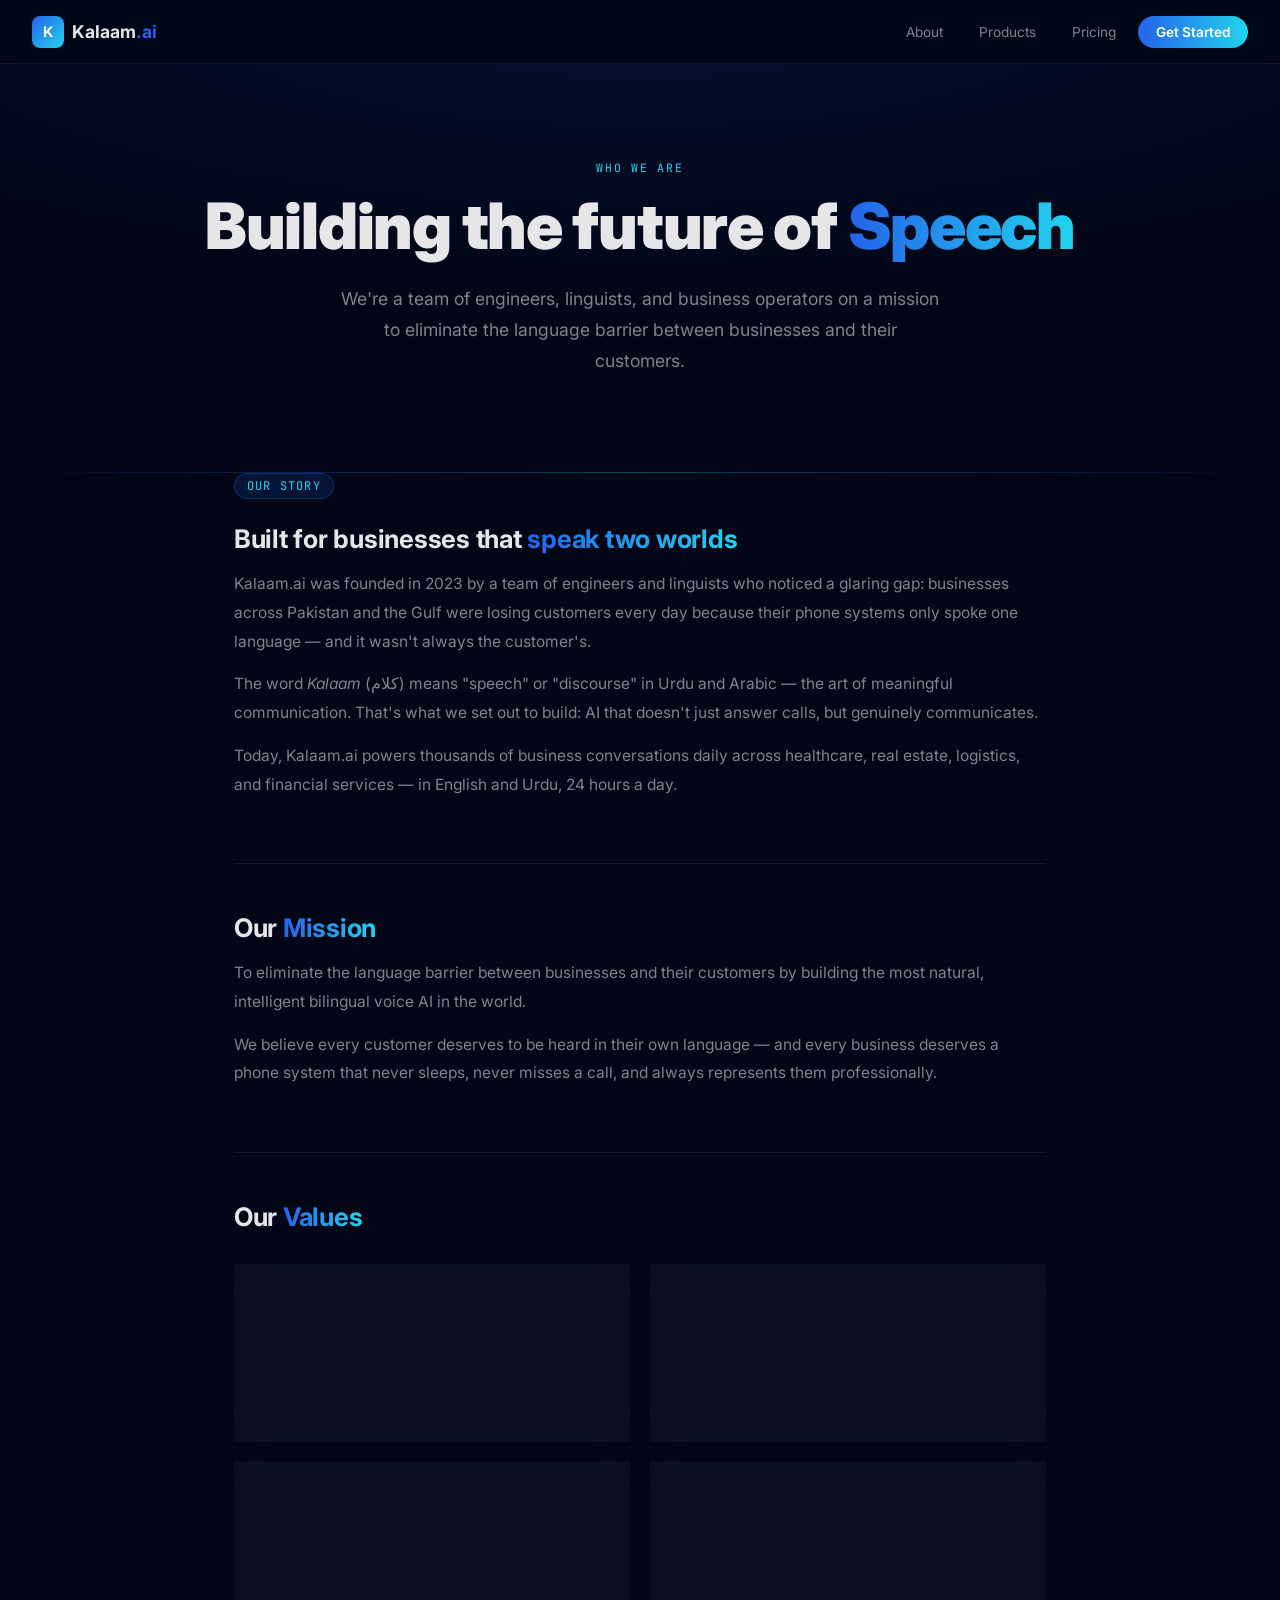
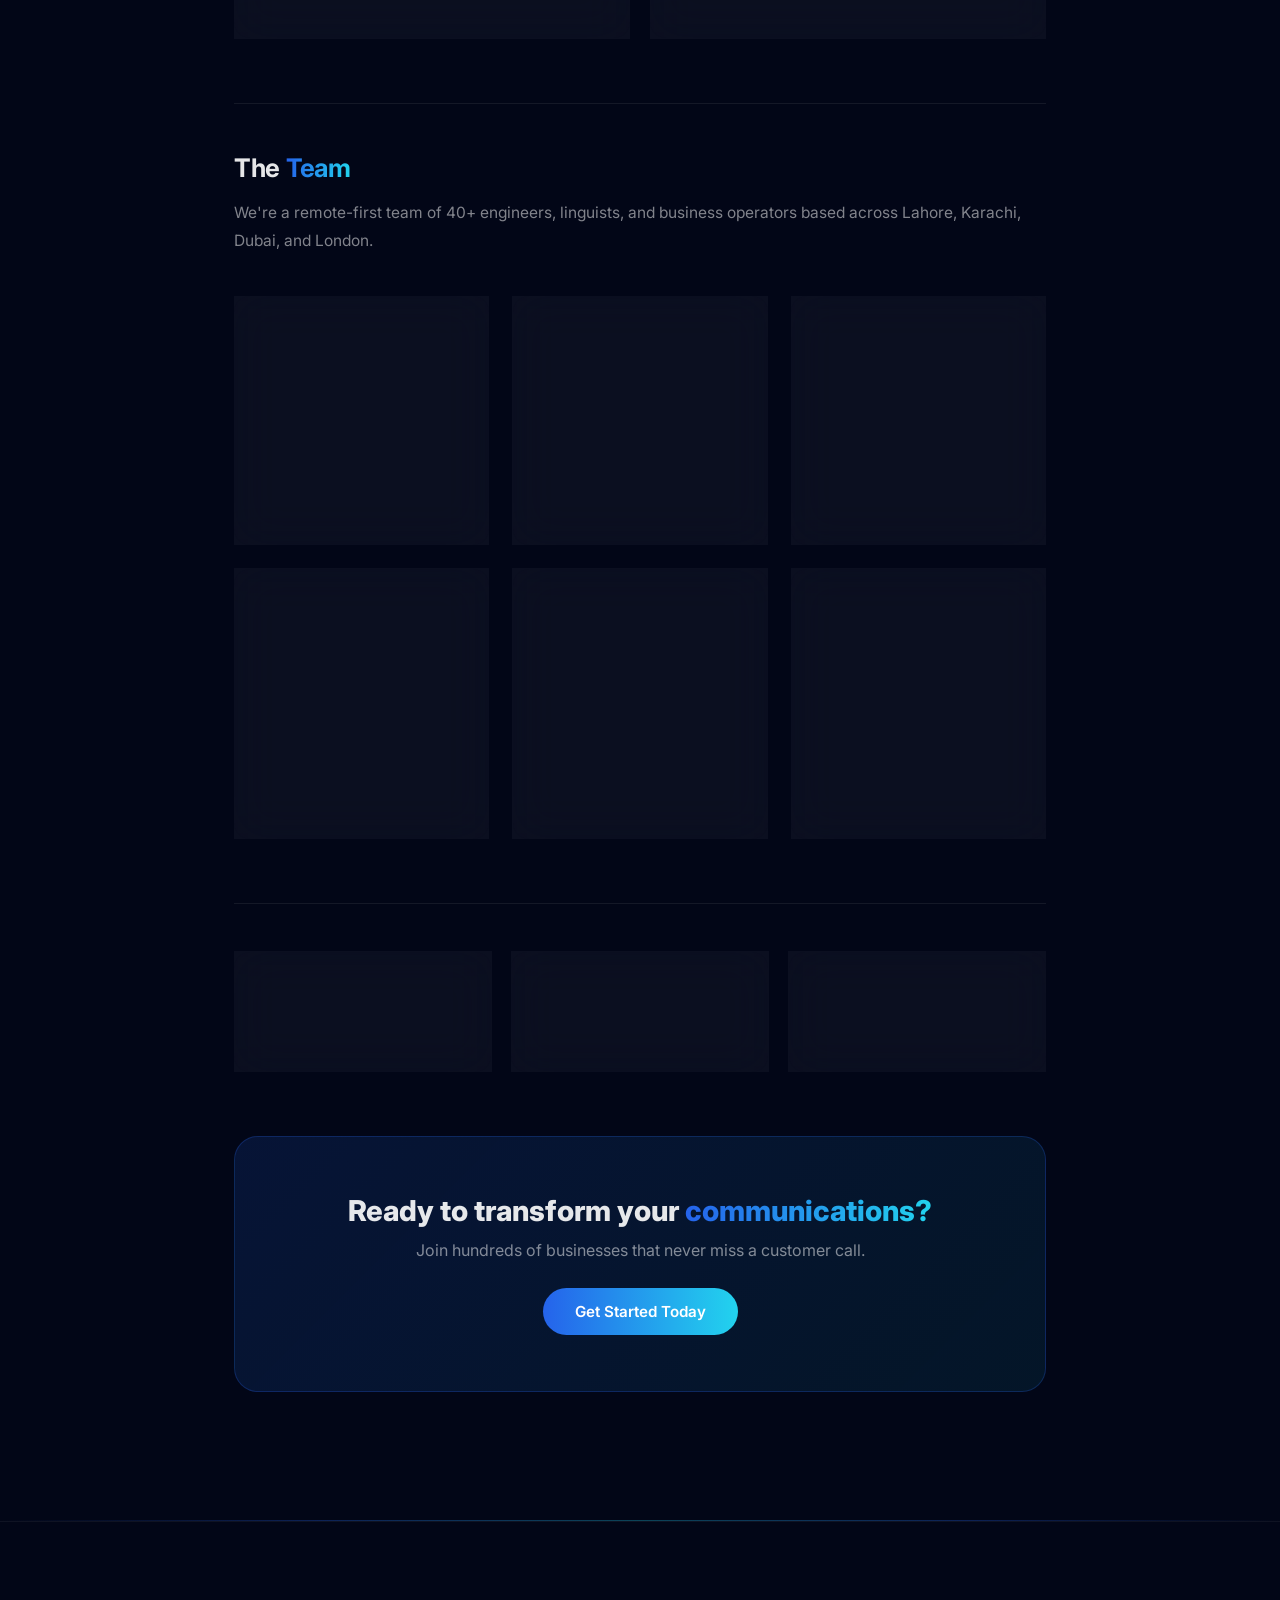
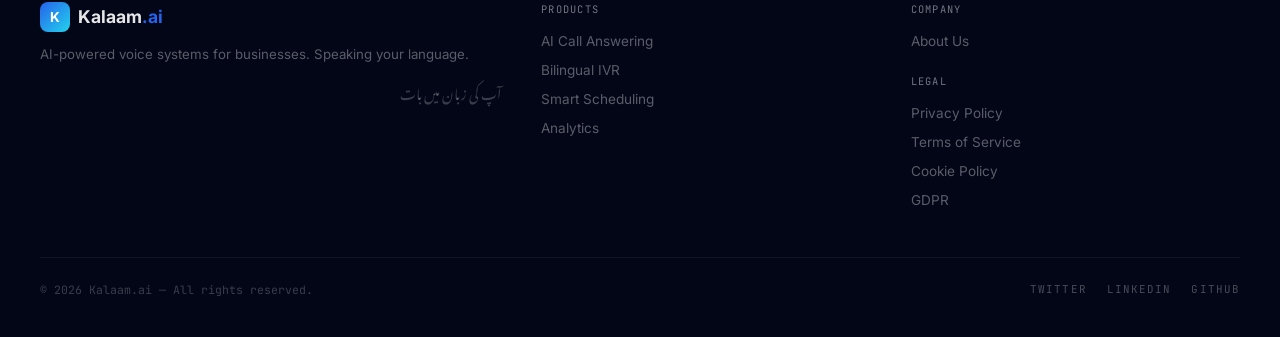
<file: about.html>
<!DOCTYPE html>
<html lang="en">
<head>
<meta charset="UTF-8"/>
<meta name="viewport" content="width=device-width,initial-scale=1.0"/>
<title>About Us — Kalaam.ai</title>
<link rel="preconnect" href="https://fonts.googleapis.com"/>
<link rel="preconnect" href="https://fonts.gstatic.com" crossorigin/>
<link href="https://fonts.googleapis.com/css2?family=Inter:wght@300;400;500;600;700;800;900&family=JetBrains+Mono:wght@400;500;600;700&family=Noto+Nastaliq+Urdu:wght@400;500;600;700&display=swap" rel="stylesheet"/>
<link rel="stylesheet" href="shared.css"/>
</head>
<body>
<nav class="topnav">
  <a class="topnav-logo" href="index.html">
    <div class="topnav-k">K</div>
    <span class="topnav-name">Kalaam<span>.ai</span></span>
  </a>
  <div class="topnav-links">
    <a class="topnav-link" href="about.html">About</a>
    <a class="topnav-link" href="ai-call-answering.html">Products</a>
    <a class="topnav-link" href="index.html#pricing">Pricing</a>
    <a class="topnav-cta" href="index.html#contact">Get Started</a>
  </div>
</nav>
<header class="page-hero">
  <div class="page-hero-bg"></div>
  <div class="page-hero-grid"></div>
  <div style="position:relative;z-index:1;">
    <div class="page-hero-label">Who We Are</div>
    <h1 class="page-hero-h1">Building the future of <span class="grad">Speech</span></h1>
    <p class="page-hero-sub">We're a team of engineers, linguists, and business operators on a mission to eliminate the language barrier between businesses and their customers.</p>
  </div>
</header>
<div class="osc"></div>
<div class="page-content">
  <div class="content-section reveal">
    <div class="content-badge">Our Story</div>
    <h2 class="content-h2">Built for businesses that <span class="grad">speak two worlds</span></h2>
    <p class="content-p">Kalaam.ai was founded in 2023 by a team of engineers and linguists who noticed a glaring gap: businesses across Pakistan and the Gulf were losing customers every day because their phone systems only spoke one language — and it wasn't always the customer's.</p>
    <p class="content-p">The word <em>Kalaam</em> (کلام) means "speech" or "discourse" in Urdu and Arabic — the art of meaningful communication. That's what we set out to build: AI that doesn't just answer calls, but genuinely communicates.</p>
    <p class="content-p">Today, Kalaam.ai powers thousands of business conversations daily across healthcare, real estate, logistics, and financial services — in English and Urdu, 24 hours a day.</p>
  </div>
  <div class="divider"></div>

  <div class="content-section reveal d1">
    <h2 class="content-h2">Our <span class="grad">Mission</span></h2>
    <p class="content-p">To eliminate the language barrier between businesses and their customers by building the most natural, intelligent bilingual voice AI in the world.</p>
    <p class="content-p">We believe every customer deserves to be heard in their own language — and every business deserves a phone system that never sleeps, never misses a call, and always represents them professionally.</p>
  </div>
  <div class="divider"></div>

  <div class="content-section reveal d1">
    <h2 class="content-h2">Our <span class="grad">Values</span></h2>
    <div class="values-grid">
      <div class="value-card glass reveal d1">
        <div class="value-num">01 — Clarity</div>
        <div class="value-title">Communication above all</div>
        <p class="value-desc">Every product decision we make is tested against one question: does this make communication clearer and more human?</p>
      </div>
      <div class="value-card glass reveal d2">
        <div class="value-num">02 — Inclusion</div>
        <div class="value-title">No language left behind</div>
        <p class="value-desc">Language should never be a barrier to business. We build for the 230 million Urdu speakers who deserve the same technology as everyone else.</p>
      </div>
      <div class="value-card glass reveal d3">
        <div class="value-num">03 — Reliability</div>
        <div class="value-title">Always on, always right</div>
        <p class="value-desc">Your customers call when they need you. We maintain 99.99% uptime and build redundancy into every layer of our infrastructure.</p>
      </div>
      <div class="value-card glass reveal d4">
        <div class="value-num">04 — Privacy</div>
        <div class="value-title">Your data, your rules</div>
        <p class="value-desc">We operate with bank-grade encryption and give businesses full control over how their call data is stored, accessed, and retained.</p>
      </div>
    </div>
  </div>
  <div class="divider"></div>

  <div class="content-section reveal">
    <h2 class="content-h2">The <span class="grad">Team</span></h2>
    <p class="content-p">We're a remote-first team of 40+ engineers, linguists, and business operators based across Lahore, Karachi, Dubai, and London.</p>
    <div class="team-grid">
      <div class="team-card glass reveal d1">
        <div class="team-avatar">AK</div>
        <div class="team-name">Amir Khan</div>
        <div class="team-role">CEO & Co-founder</div>
        <p class="team-bio">Former VP Engineering at Careem. 15 years in voice and telephony systems.</p>
      </div>
      <div class="team-card glass reveal d2">
        <div class="team-avatar">SR</div>
        <div class="team-name">Sara Raza</div>
        <div class="team-role">CTO & Co-founder</div>
        <p class="team-bio">PhD in Computational Linguistics, Stanford. Led NLP teams at Google Brain.</p>
      </div>
      <div class="team-card glass reveal d3">
        <div class="team-avatar">OM</div>
        <div class="team-name">Omar Mirza</div>
        <div class="team-role">Head of Product</div>
        <p class="team-bio">Previously built enterprise voice products at Twilio and Nuance Communications.</p>
      </div>
      <div class="team-card glass reveal d1">
        <div class="team-avatar">FA</div>
        <div class="team-name">Fatima Aziz</div>
        <div class="team-role">Head of Linguistics</div>
        <p class="team-bio">Urdu & Arabic language specialist with 10 years in computational linguistics research.</p>
      </div>
      <div class="team-card glass reveal d2">
        <div class="team-avatar">ZH</div>
        <div class="team-name">Zain Hussain</div>
        <div class="team-role">VP Engineering</div>
        <p class="team-bio">Distributed systems architect. Previously scaled infrastructure at Bykea and Daraz.</p>
      </div>
      <div class="team-card glass reveal d3">
        <div class="team-avatar">NA</div>
        <div class="team-name">Nadia Ashraf</div>
        <div class="team-role">VP Sales & Partnerships</div>
        <p class="team-bio">10+ years closing enterprise deals across the MENA region and South Asia.</p>
      </div>
    </div>
  </div>
  <div class="divider"></div>

  <div class="stats-row reveal">
    <div class="stat-card glass"><div class="stat-num">2M+</div><div class="stat-label">Calls Handled</div></div>
    <div class="stat-card glass"><div class="stat-num">99.99%</div><div class="stat-label">Uptime SLA</div></div>
    <div class="stat-card glass"><div class="stat-num">500+</div><div class="stat-label">Business Clients</div></div>
  </div>

  <div class="cta-banner reveal">
    <h2>Ready to transform your <span class="grad">communications?</span></h2>
    <p>Join hundreds of businesses that never miss a customer call.</p>
    <a class="btn-grad" href="index.html#contact">Get Started Today</a>
  </div>
</div>
<div class="osc"></div>
<footer class="site-footer">
  <div class="site-footer-inner">
    <div class="site-footer-grid">
      <div>
        <div class="footer-brand-logo">
          <div class="footer-k">K</div>
          <span class="footer-brand-name">Kalaam<span>.ai</span></span>
        </div>
        <p class="footer-brand-desc">AI-powered voice systems for businesses. Speaking your language.</p>
        <p class="urdu" lang="ur" style="color:rgba(255,255,255,.22);font-size:.85rem;">آپ کی زبان میں بات</p>
      </div>
      <div>
        <div class="footer-col-title">Products</div>
        <ul class="footer-links">
          <li><a href="ai-call-answering.html">AI Call Answering</a></li>
          <li><a href="bilingual-ivr.html">Bilingual IVR</a></li>
          <li><a href="smart-scheduling.html">Smart Scheduling</a></li>
          <li><a href="analytics.html">Analytics</a></li>
        </ul>
      </div>
      <div>
        <div class="footer-col-title">Company</div>
        <ul class="footer-links">
          <li><a href="about.html">About Us</a></li>
        </ul>
        <div class="footer-col-title" style="margin-top:24px;">Legal</div>
        <ul class="footer-links">
          <li><a href="privacy-policy.html">Privacy Policy</a></li>
          <li><a href="terms-of-service.html">Terms of Service</a></li>
          <li><a href="cookie-policy.html">Cookie Policy</a></li>
          <li><a href="gdpr.html">GDPR</a></li>
        </ul>
      </div>
    </div>
    <div class="footer-bottom">
      <span class="footer-copy">© 2026 Kalaam.ai — All rights reserved.</span>
      <div class="footer-socials">
        <a href="#">Twitter</a><a href="#">LinkedIn</a><a href="#">GitHub</a>
      </div>
    </div>
  </div>
</footer>
<script>
document.body.classList.add('js-ready');
const reveals=document.querySelectorAll('.reveal');
function showAll(){reveals.forEach(el=>el.classList.add('visible'));}
if('IntersectionObserver' in window){const obs=new IntersectionObserver(e=>e.forEach(x=>{if(x.isIntersecting)x.target.classList.add('visible')}),{threshold:0.05,rootMargin:'0px 0px -20px 0px'});reveals.forEach(el=>obs.observe(el));setTimeout(showAll,1500);}else{showAll();}
</script>
</body>
</html>
</file>
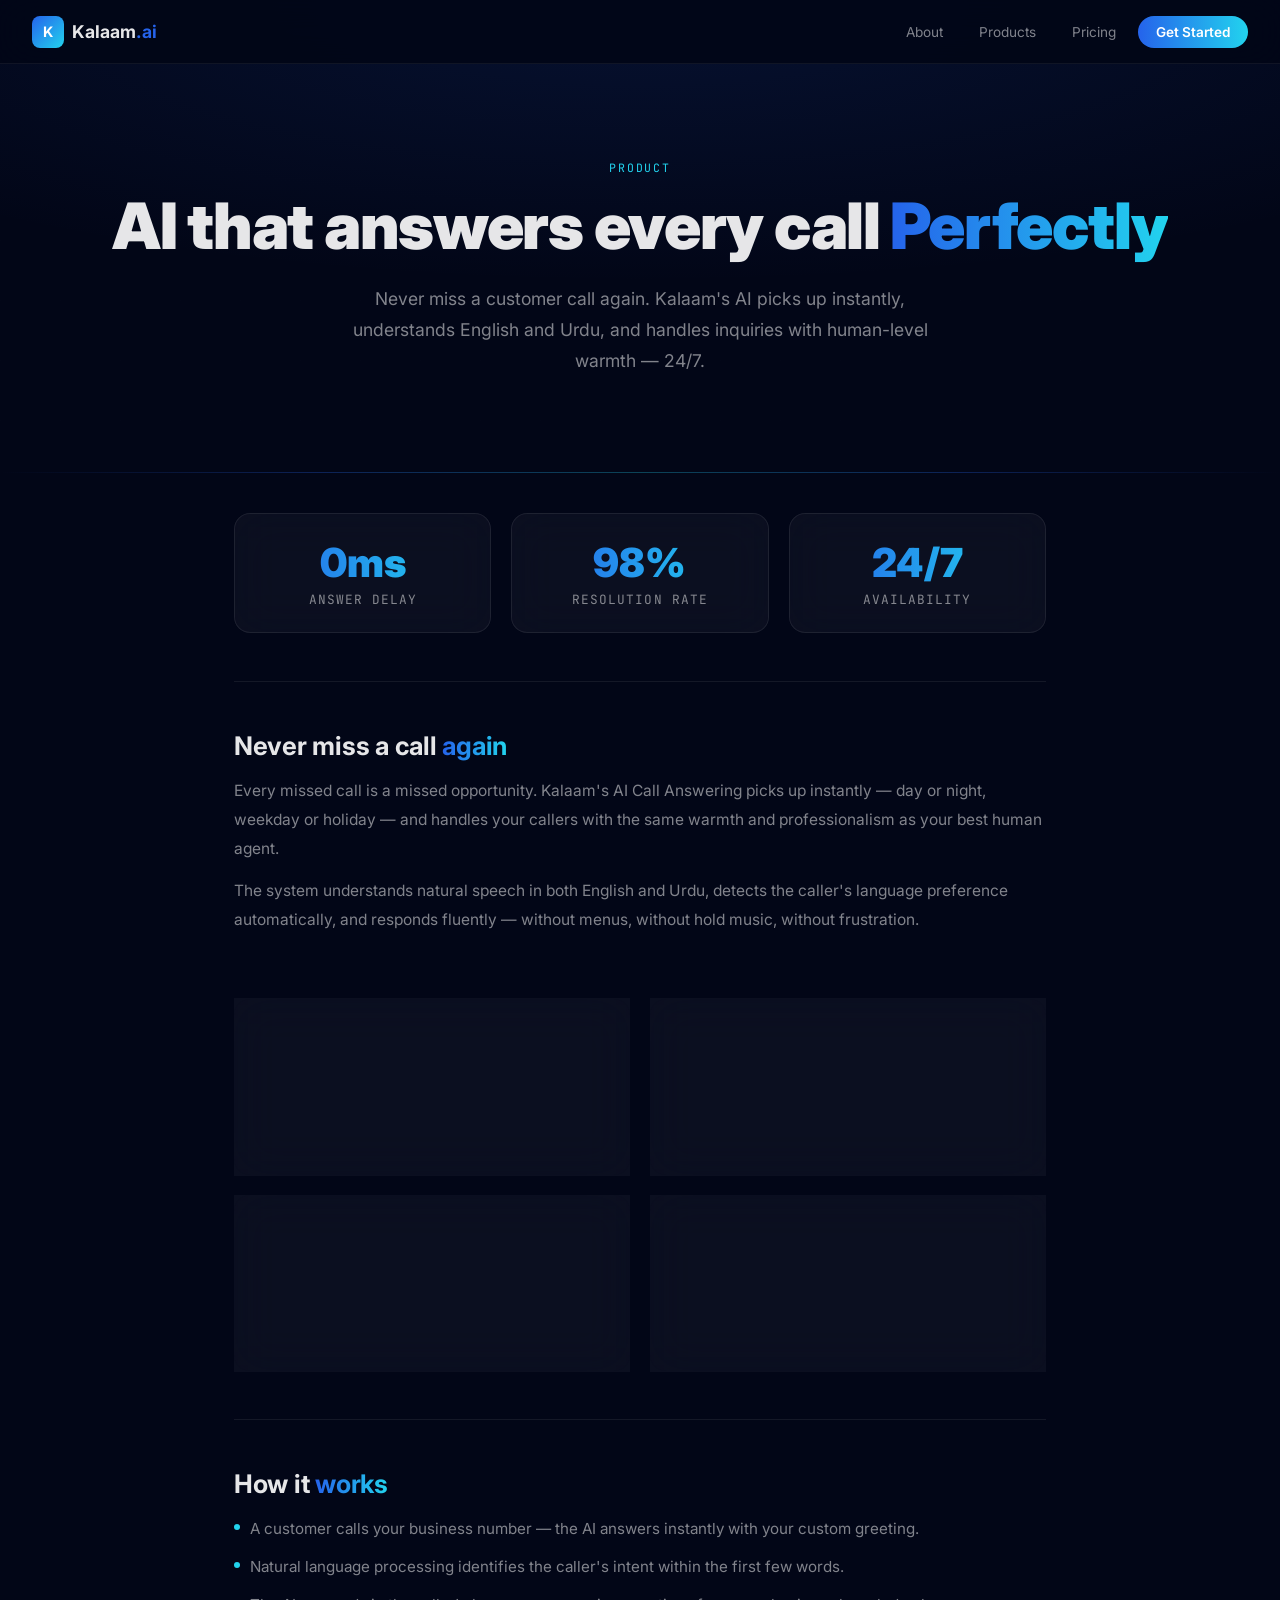
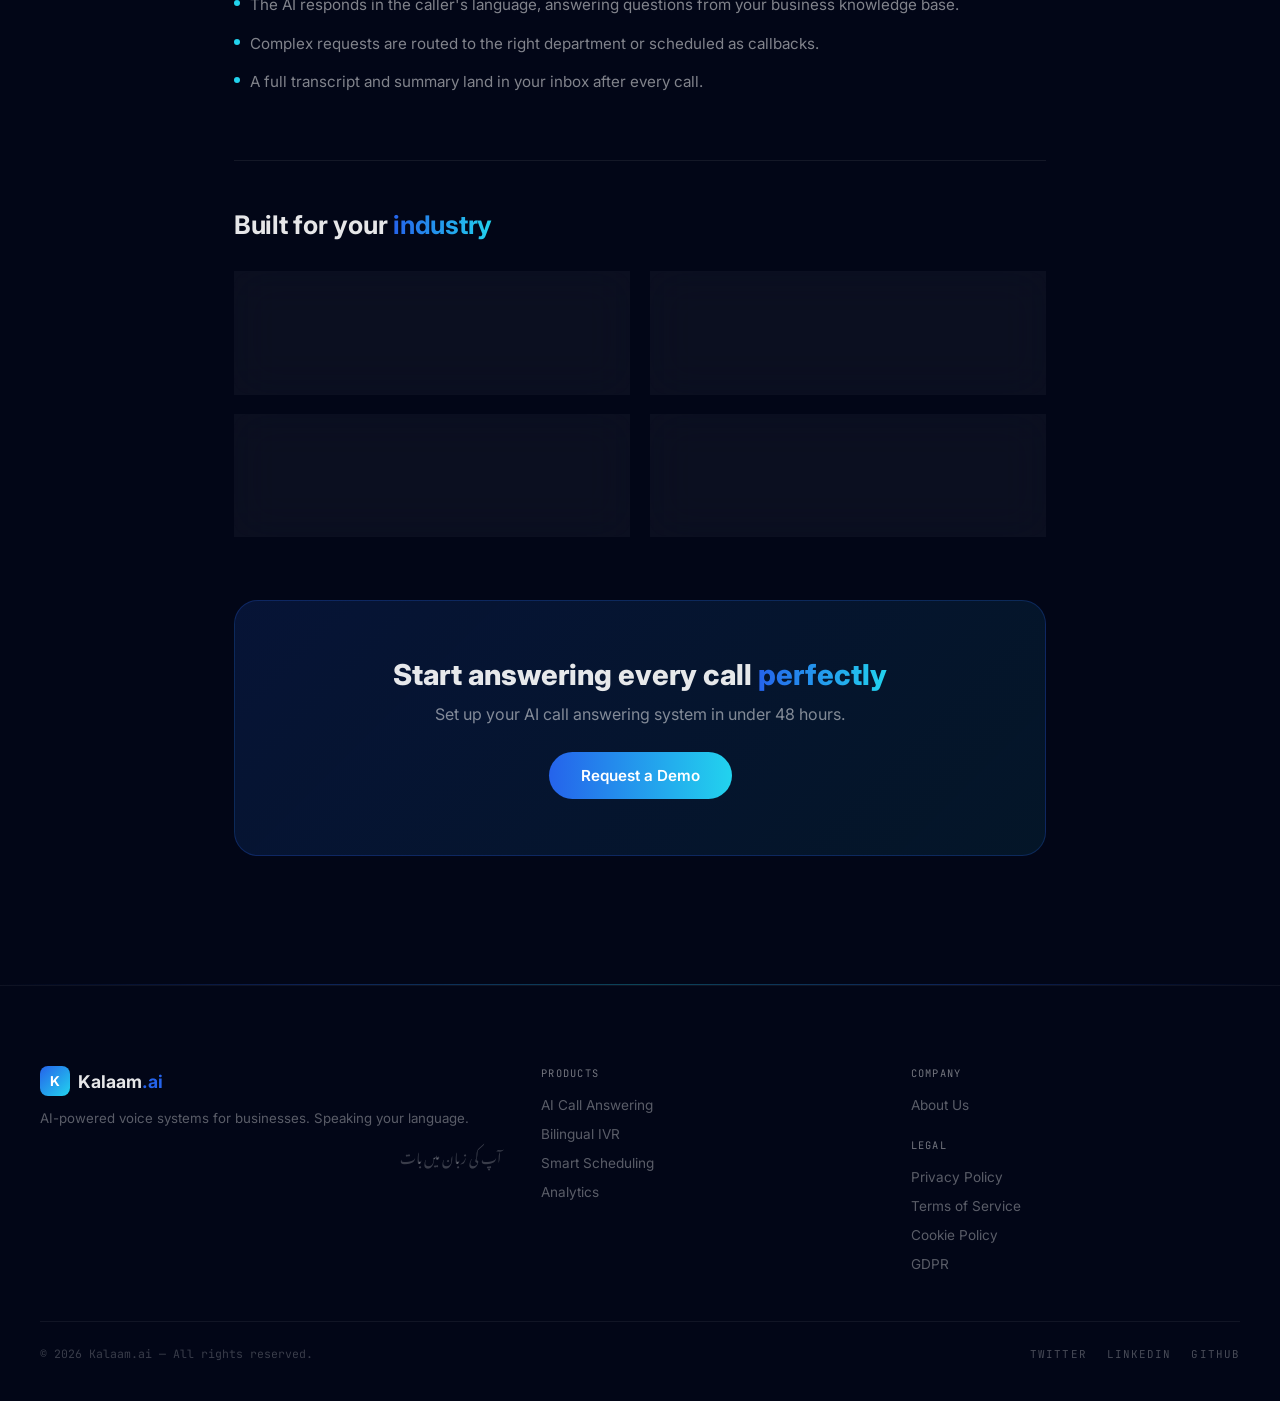
<file: ai-call-answering.html>
<!DOCTYPE html>
<html lang="en">
<head>
<meta charset="UTF-8"/>
<meta name="viewport" content="width=device-width,initial-scale=1.0"/>
<title>AI Call Answering — Kalaam.ai</title>
<link rel="preconnect" href="https://fonts.googleapis.com"/>
<link rel="preconnect" href="https://fonts.gstatic.com" crossorigin/>
<link href="https://fonts.googleapis.com/css2?family=Inter:wght@300;400;500;600;700;800;900&family=JetBrains+Mono:wght@400;500;600;700&family=Noto+Nastaliq+Urdu:wght@400;500;600;700&display=swap" rel="stylesheet"/>
<link rel="stylesheet" href="shared.css"/>
</head>
<body>
<nav class="topnav">
  <a class="topnav-logo" href="index.html">
    <div class="topnav-k">K</div>
    <span class="topnav-name">Kalaam<span>.ai</span></span>
  </a>
  <div class="topnav-links">
    <a class="topnav-link" href="about.html">About</a>
    <a class="topnav-link" href="ai-call-answering.html">Products</a>
    <a class="topnav-link" href="index.html#pricing">Pricing</a>
    <a class="topnav-cta" href="index.html#contact">Get Started</a>
  </div>
</nav>
<header class="page-hero">
  <div class="page-hero-bg"></div>
  <div class="page-hero-grid"></div>
  <div style="position:relative;z-index:1;">
    <div class="page-hero-label">Product</div>
    <h1 class="page-hero-h1">AI that answers every call <span class="grad">Perfectly</span></h1>
    <p class="page-hero-sub">Never miss a customer call again. Kalaam's AI picks up instantly, understands English and Urdu, and handles inquiries with human-level warmth — 24/7.</p>
  </div>
</header>
<div class="osc"></div>
<div class="page-content">
  <div class="stats-row reveal">
    <div class="stat-card glass"><div class="stat-num">0ms</div><div class="stat-label">Answer Delay</div></div>
    <div class="stat-card glass"><div class="stat-num">98%</div><div class="stat-label">Resolution Rate</div></div>
    <div class="stat-card glass"><div class="stat-num">24/7</div><div class="stat-label">Availability</div></div>
  </div>

  <div class="divider"></div>
  <div class="content-section reveal">
    <h2 class="content-h2">Never miss a call <span class="grad">again</span></h2>
    <p class="content-p">Every missed call is a missed opportunity. Kalaam's AI Call Answering picks up instantly — day or night, weekday or holiday — and handles your callers with the same warmth and professionalism as your best human agent.</p>
    <p class="content-p">The system understands natural speech in both English and Urdu, detects the caller's language preference automatically, and responds fluently — without menus, without hold music, without frustration.</p>
  </div>

  <div class="feature-grid reveal">
    <div class="feature-card glass reveal d1">
      <div class="feature-card-icon"><svg fill="none" stroke="currentColor" stroke-width="2" viewBox="0 0 24 24"><polygon points="13 2 3 14 12 14 11 22 21 10 12 10 13 2"/></svg></div>
      <h4>Instant Pickup</h4>
      <p>Answers on the first ring, every time. No hold queues, no voicemail.</p>
    </div>
    <div class="feature-card glass reveal d2">
      <div class="feature-card-icon"><svg fill="none" stroke="currentColor" stroke-width="2" viewBox="0 0 24 24"><circle cx="12" cy="12" r="10"/><line x1="2" y1="12" x2="22" y2="12"/><path d="M12 2a15.3 15.3 0 014 10 15.3 15.3 0 01-4 10 15.3 15.3 0 01-4-10 15.3 15.3 0 014-10z"/></svg></div>
      <h4>Auto Language Detection</h4>
      <p>Detects English or Urdu in the first sentence and switches seamlessly.</p>
    </div>
    <div class="feature-card glass reveal d3">
      <div class="feature-card-icon"><svg fill="none" stroke="currentColor" stroke-width="2" viewBox="0 0 24 24"><path d="M17 21v-2a4 4 0 00-4-4H5a4 4 0 00-4 4v2"/><circle cx="9" cy="7" r="4"/><path d="M23 21v-2a4 4 0 00-3-3.87"/><path d="M16 3.13a4 4 0 010 7.75"/></svg></div>
      <h4>Human Escalation</h4>
      <p>Routes to a live agent instantly when the situation requires it.</p>
    </div>
    <div class="feature-card glass reveal d4">
      <div class="feature-card-icon"><svg fill="none" stroke="currentColor" stroke-width="2" viewBox="0 0 24 24"><path d="M14 2H6a2 2 0 00-2 2v16a2 2 0 002 2h12a2 2 0 002-2V8z"/><polyline points="14 2 14 8 20 8"/></svg></div>
      <h4>Call Transcripts</h4>
      <p>Every conversation is logged, transcribed, and searchable in your dashboard.</p>
    </div>
  </div>

  <div class="divider"></div>
  <div class="content-section reveal">
    <h2 class="content-h2">How it <span class="grad">works</span></h2>
    <ul class="content-ul">
      <li>A customer calls your business number — the AI answers instantly with your custom greeting.</li>
      <li>Natural language processing identifies the caller's intent within the first few words.</li>
      <li>The AI responds in the caller's language, answering questions from your business knowledge base.</li>
      <li>Complex requests are routed to the right department or scheduled as callbacks.</li>
      <li>A full transcript and summary land in your inbox after every call.</li>
    </ul>
  </div>

  <div class="divider"></div>
  <div class="content-section reveal">
    <h2 class="content-h2">Built for your <span class="grad">industry</span></h2>
    <div class="feature-grid">
      <div class="feature-card glass reveal d1"><h4>Healthcare</h4><p>Handle patient inquiries, appointment requests, and medication questions around the clock.</p></div>
      <div class="feature-card glass reveal d2"><h4>Real Estate</h4><p>Qualify leads, book viewings, and answer property questions instantly — even on weekends.</p></div>
      <div class="feature-card glass reveal d3"><h4>Logistics</h4><p>Give drivers and clients instant status updates and routing information in their language.</p></div>
      <div class="feature-card glass reveal d4"><h4>Finance</h4><p>Answer account inquiries, route sensitive requests to compliance-trained agents safely.</p></div>
    </div>
  </div>

  <div class="cta-banner reveal">
    <h2>Start answering every call <span class="grad">perfectly</span></h2>
    <p>Set up your AI call answering system in under 48 hours.</p>
    <a class="btn-grad" href="index.html#contact">Request a Demo</a>
  </div>
</div>
<div class="osc"></div>
<footer class="site-footer">
  <div class="site-footer-inner">
    <div class="site-footer-grid">
      <div>
        <div class="footer-brand-logo">
          <div class="footer-k">K</div>
          <span class="footer-brand-name">Kalaam<span>.ai</span></span>
        </div>
        <p class="footer-brand-desc">AI-powered voice systems for businesses. Speaking your language.</p>
        <p class="urdu" lang="ur" style="color:rgba(255,255,255,.22);font-size:.85rem;">آپ کی زبان میں بات</p>
      </div>
      <div>
        <div class="footer-col-title">Products</div>
        <ul class="footer-links">
          <li><a href="ai-call-answering.html">AI Call Answering</a></li>
          <li><a href="bilingual-ivr.html">Bilingual IVR</a></li>
          <li><a href="smart-scheduling.html">Smart Scheduling</a></li>
          <li><a href="analytics.html">Analytics</a></li>
        </ul>
      </div>
      <div>
        <div class="footer-col-title">Company</div>
        <ul class="footer-links">
          <li><a href="about.html">About Us</a></li>
        </ul>
        <div class="footer-col-title" style="margin-top:24px;">Legal</div>
        <ul class="footer-links">
          <li><a href="privacy-policy.html">Privacy Policy</a></li>
          <li><a href="terms-of-service.html">Terms of Service</a></li>
          <li><a href="cookie-policy.html">Cookie Policy</a></li>
          <li><a href="gdpr.html">GDPR</a></li>
        </ul>
      </div>
    </div>
    <div class="footer-bottom">
      <span class="footer-copy">© 2026 Kalaam.ai — All rights reserved.</span>
      <div class="footer-socials">
        <a href="#">Twitter</a><a href="#">LinkedIn</a><a href="#">GitHub</a>
      </div>
    </div>
  </div>
</footer>
<script>
document.body.classList.add('js-ready');
const reveals=document.querySelectorAll('.reveal');
function showAll(){reveals.forEach(el=>el.classList.add('visible'));}
if('IntersectionObserver' in window){const obs=new IntersectionObserver(e=>e.forEach(x=>{if(x.isIntersecting)x.target.classList.add('visible')}),{threshold:0.05,rootMargin:'0px 0px -20px 0px'});reveals.forEach(el=>obs.observe(el));setTimeout(showAll,1500);}else{showAll();}
</script>
</body>
</html>
</file>
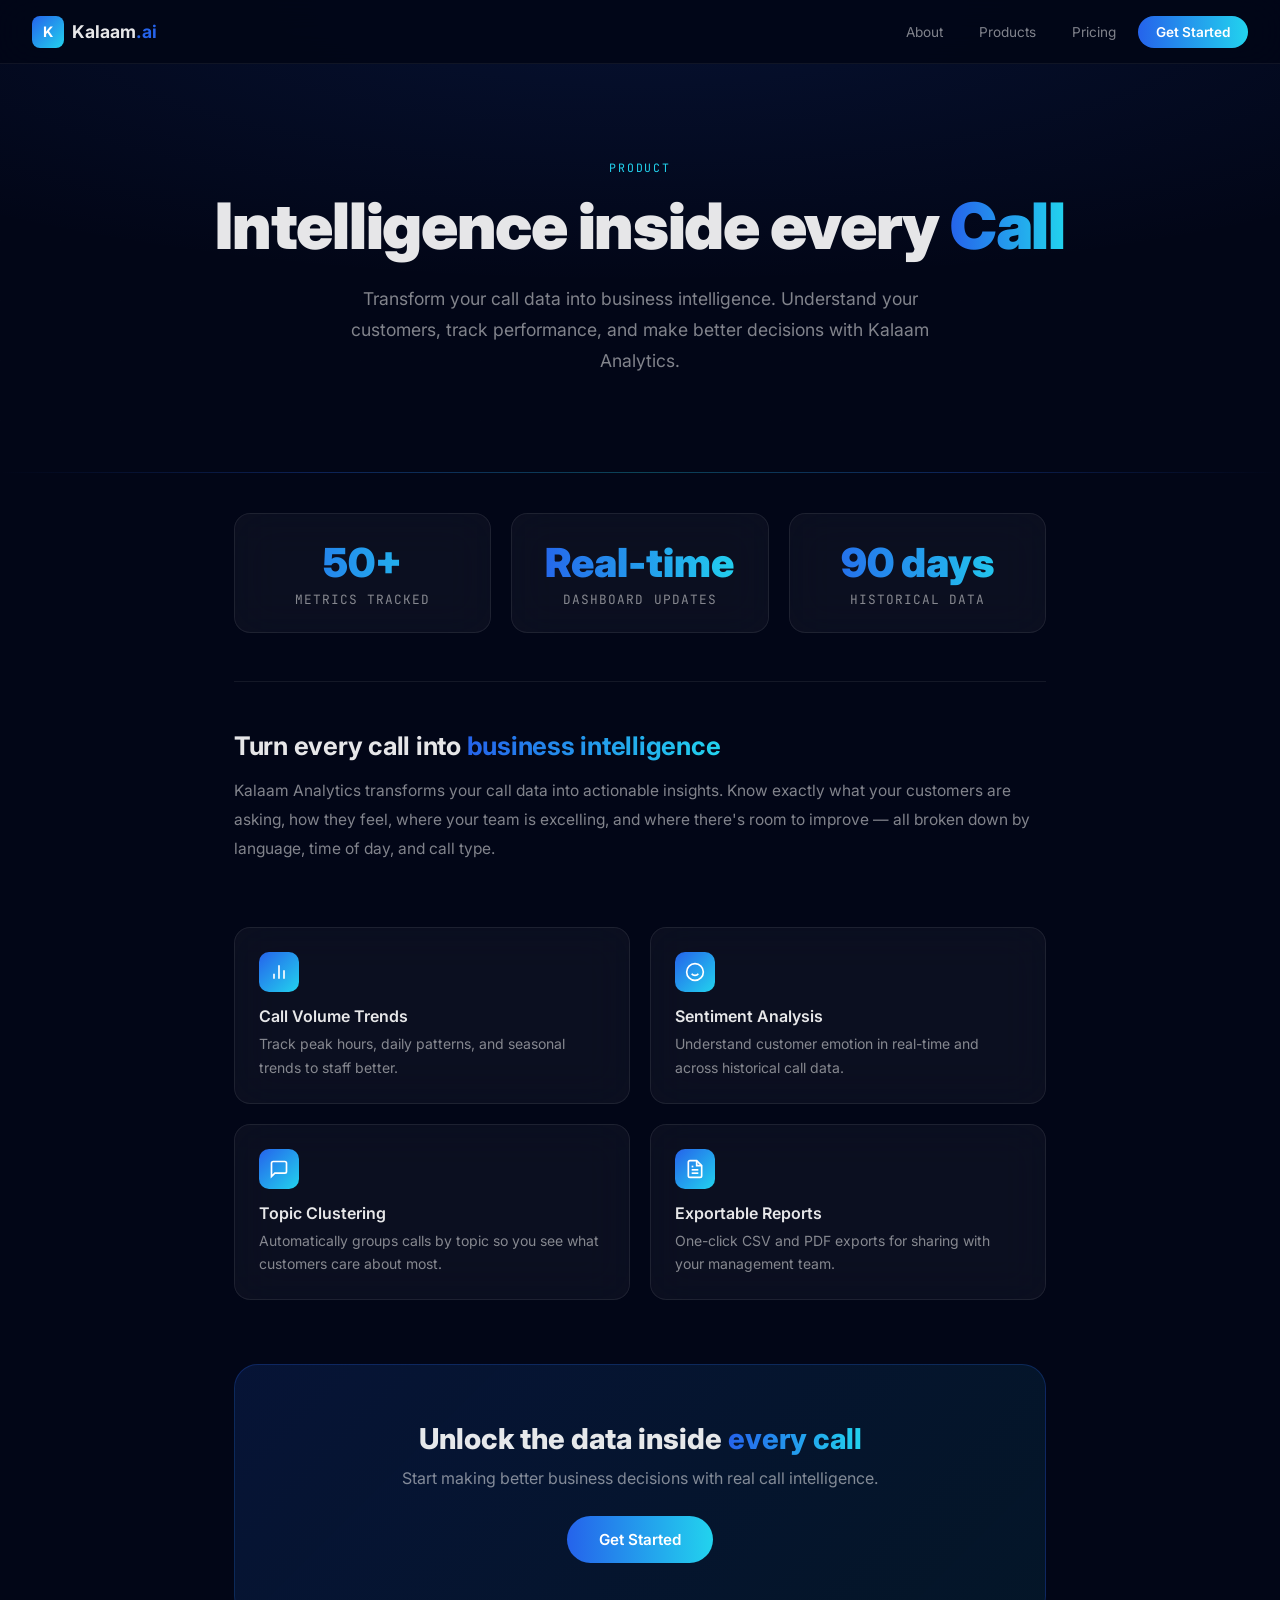
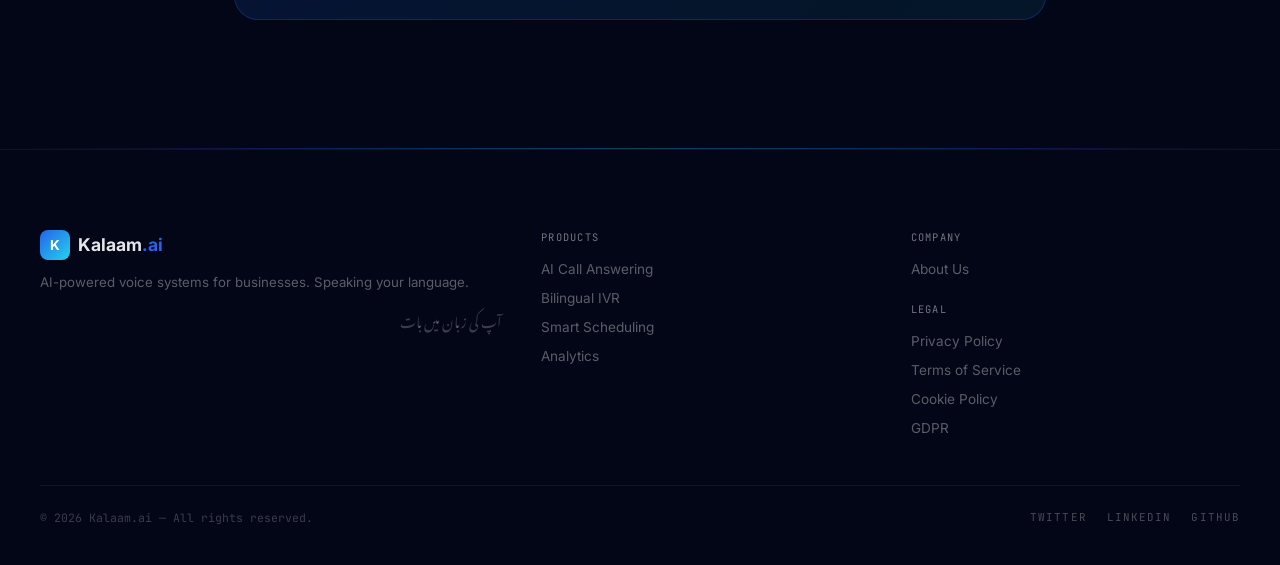
<file: analytics.html>
<!DOCTYPE html>
<html lang="en">
<head>
<meta charset="UTF-8"/>
<meta name="viewport" content="width=device-width,initial-scale=1.0"/>
<title>Call Analytics — Kalaam.ai</title>
<link rel="preconnect" href="https://fonts.googleapis.com"/>
<link rel="preconnect" href="https://fonts.gstatic.com" crossorigin/>
<link href="https://fonts.googleapis.com/css2?family=Inter:wght@300;400;500;600;700;800;900&family=JetBrains+Mono:wght@400;500;600;700&family=Noto+Nastaliq+Urdu:wght@400;500;600;700&display=swap" rel="stylesheet"/>
<link rel="stylesheet" href="shared.css"/>
</head>
<body>
<nav class="topnav">
  <a class="topnav-logo" href="index.html">
    <div class="topnav-k">K</div>
    <span class="topnav-name">Kalaam<span>.ai</span></span>
  </a>
  <div class="topnav-links">
    <a class="topnav-link" href="about.html">About</a>
    <a class="topnav-link" href="ai-call-answering.html">Products</a>
    <a class="topnav-link" href="index.html#pricing">Pricing</a>
    <a class="topnav-cta" href="index.html#contact">Get Started</a>
  </div>
</nav>
<header class="page-hero">
  <div class="page-hero-bg"></div>
  <div class="page-hero-grid"></div>
  <div style="position:relative;z-index:1;">
    <div class="page-hero-label">Product</div>
    <h1 class="page-hero-h1">Intelligence inside every <span class="grad">Call</span></h1>
    <p class="page-hero-sub">Transform your call data into business intelligence. Understand your customers, track performance, and make better decisions with Kalaam Analytics.</p>
  </div>
</header>
<div class="osc"></div>
<div class="page-content">
  <div class="stats-row reveal">
    <div class="stat-card glass"><div class="stat-num">50+</div><div class="stat-label">Metrics Tracked</div></div>
    <div class="stat-card glass"><div class="stat-num">Real-time</div><div class="stat-label">Dashboard Updates</div></div>
    <div class="stat-card glass"><div class="stat-num">90 days</div><div class="stat-label">Historical Data</div></div>
  </div>
  <div class="divider"></div>
  <div class="content-section reveal">
    <h2 class="content-h2">Turn every call into <span class="grad">business intelligence</span></h2>
    <p class="content-p">Kalaam Analytics transforms your call data into actionable insights. Know exactly what your customers are asking, how they feel, where your team is excelling, and where there's room to improve — all broken down by language, time of day, and call type.</p>
  </div>
  <div class="feature-grid reveal">
    <div class="feature-card glass reveal d1">
      <div class="feature-card-icon"><svg fill="none" stroke="currentColor" stroke-width="2" viewBox="0 0 24 24"><line x1="18" y1="20" x2="18" y2="10"/><line x1="12" y1="20" x2="12" y2="4"/><line x1="6" y1="20" x2="6" y2="14"/></svg></div>
      <h4>Call Volume Trends</h4>
      <p>Track peak hours, daily patterns, and seasonal trends to staff better.</p>
    </div>
    <div class="feature-card glass reveal d2">
      <div class="feature-card-icon"><svg fill="none" stroke="currentColor" stroke-width="2" viewBox="0 0 24 24"><circle cx="12" cy="12" r="10"/><path d="M8 14s1.5 2 4 2 4-2 4-2"/><line x1="9" y1="9" x2="9.01" y2="9"/><line x1="15" y1="9" x2="15.01" y2="9"/></svg></div>
      <h4>Sentiment Analysis</h4>
      <p>Understand customer emotion in real-time and across historical call data.</p>
    </div>
    <div class="feature-card glass reveal d3">
      <div class="feature-card-icon"><svg fill="none" stroke="currentColor" stroke-width="2" viewBox="0 0 24 24"><path d="M21 15a2 2 0 01-2 2H7l-4 4V5a2 2 0 012-2h14a2 2 0 012 2z"/></svg></div>
      <h4>Topic Clustering</h4>
      <p>Automatically groups calls by topic so you see what customers care about most.</p>
    </div>
    <div class="feature-card glass reveal d4">
      <div class="feature-card-icon"><svg fill="none" stroke="currentColor" stroke-width="2" viewBox="0 0 24 24"><path d="M14 2H6a2 2 0 00-2 2v16a2 2 0 002 2h12a2 2 0 002-2V8z"/><polyline points="14 2 14 8 20 8"/><line x1="16" y1="13" x2="8" y2="13"/><line x1="16" y1="17" x2="8" y2="17"/><polyline points="10 9 9 9 8 9"/></svg></div>
      <h4>Exportable Reports</h4>
      <p>One-click CSV and PDF exports for sharing with your management team.</p>
    </div>
  </div>
  <div class="cta-banner reveal">
    <h2>Unlock the data inside <span class="grad">every call</span></h2>
    <p>Start making better business decisions with real call intelligence.</p>
    <a class="btn-grad" href="index.html#contact">Get Started</a>
  </div>
</div>
<div class="osc"></div>
<footer class="site-footer">
  <div class="site-footer-inner">
    <div class="site-footer-grid">
      <div>
        <div class="footer-brand-logo">
          <div class="footer-k">K</div>
          <span class="footer-brand-name">Kalaam<span>.ai</span></span>
        </div>
        <p class="footer-brand-desc">AI-powered voice systems for businesses. Speaking your language.</p>
        <p class="urdu" lang="ur" style="color:rgba(255,255,255,.22);font-size:.85rem;">آپ کی زبان میں بات</p>
      </div>
      <div>
        <div class="footer-col-title">Products</div>
        <ul class="footer-links">
          <li><a href="ai-call-answering.html">AI Call Answering</a></li>
          <li><a href="bilingual-ivr.html">Bilingual IVR</a></li>
          <li><a href="smart-scheduling.html">Smart Scheduling</a></li>
          <li><a href="analytics.html">Analytics</a></li>
        </ul>
      </div>
      <div>
        <div class="footer-col-title">Company</div>
        <ul class="footer-links">
          <li><a href="about.html">About Us</a></li>
        </ul>
        <div class="footer-col-title" style="margin-top:24px;">Legal</div>
        <ul class="footer-links">
          <li><a href="privacy-policy.html">Privacy Policy</a></li>
          <li><a href="terms-of-service.html">Terms of Service</a></li>
          <li><a href="cookie-policy.html">Cookie Policy</a></li>
          <li><a href="gdpr.html">GDPR</a></li>
        </ul>
      </div>
    </div>
    <div class="footer-bottom">
      <span class="footer-copy">© 2026 Kalaam.ai — All rights reserved.</span>
      <div class="footer-socials">
        <a href="#">Twitter</a><a href="#">LinkedIn</a><a href="#">GitHub</a>
      </div>
    </div>
  </div>
</footer>
<script>
document.body.classList.add('js-ready');
const reveals=document.querySelectorAll('.reveal');
function showAll(){reveals.forEach(el=>el.classList.add('visible'));}
if('IntersectionObserver' in window){const obs=new IntersectionObserver(e=>e.forEach(x=>{if(x.isIntersecting)x.target.classList.add('visible')}),{threshold:0.05,rootMargin:'0px 0px -20px 0px'});reveals.forEach(el=>obs.observe(el));setTimeout(showAll,1500);}else{showAll();}
</script>
</body>
</html>
</file>
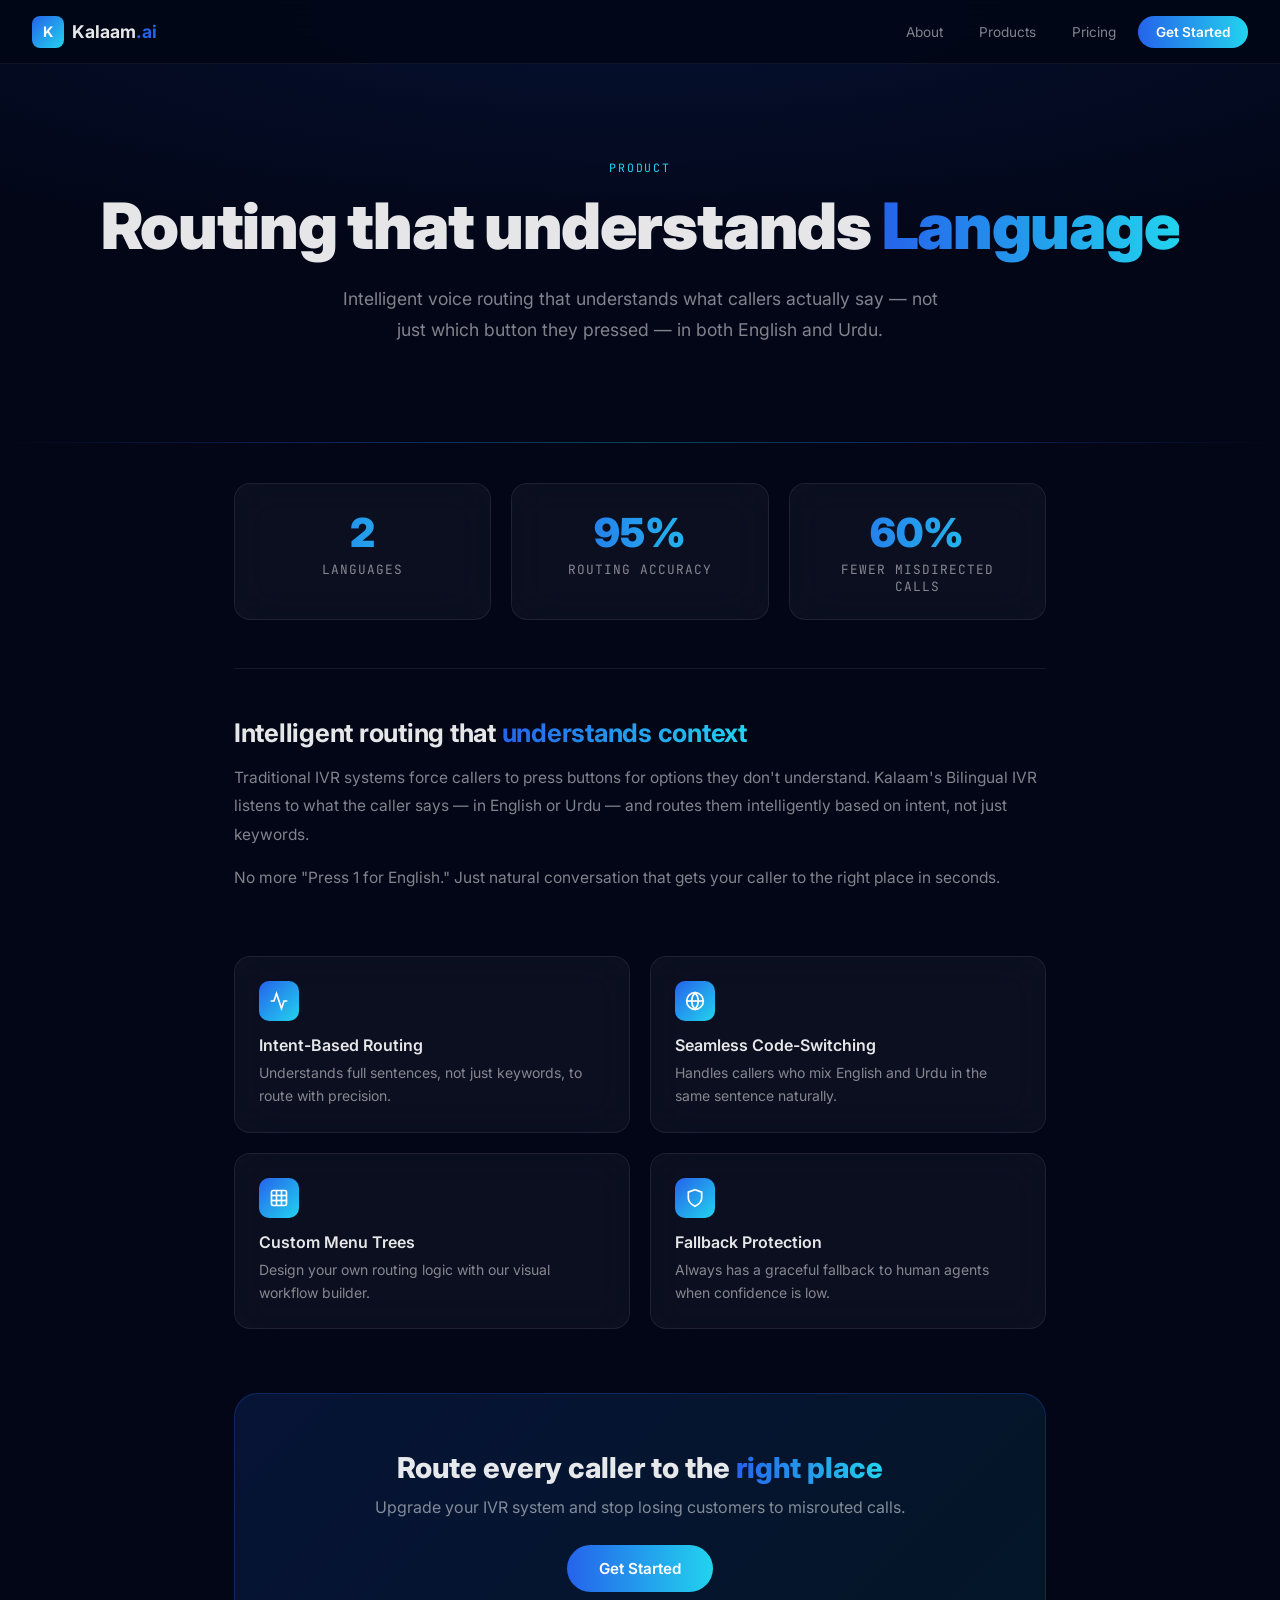
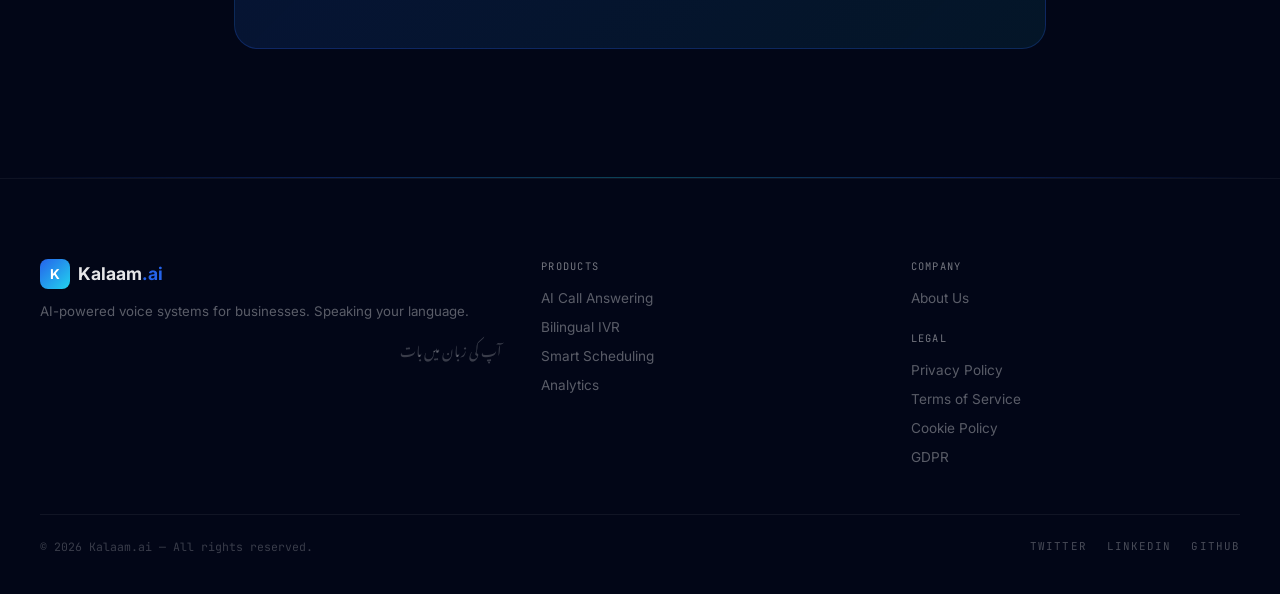
<file: bilingual-ivr.html>
<!DOCTYPE html>
<html lang="en">
<head>
<meta charset="UTF-8"/>
<meta name="viewport" content="width=device-width,initial-scale=1.0"/>
<title>Bilingual IVR — Kalaam.ai</title>
<link rel="preconnect" href="https://fonts.googleapis.com"/>
<link rel="preconnect" href="https://fonts.gstatic.com" crossorigin/>
<link href="https://fonts.googleapis.com/css2?family=Inter:wght@300;400;500;600;700;800;900&family=JetBrains+Mono:wght@400;500;600;700&family=Noto+Nastaliq+Urdu:wght@400;500;600;700&display=swap" rel="stylesheet"/>
<link rel="stylesheet" href="shared.css"/>
</head>
<body>
<nav class="topnav">
  <a class="topnav-logo" href="index.html">
    <div class="topnav-k">K</div>
    <span class="topnav-name">Kalaam<span>.ai</span></span>
  </a>
  <div class="topnav-links">
    <a class="topnav-link" href="about.html">About</a>
    <a class="topnav-link" href="ai-call-answering.html">Products</a>
    <a class="topnav-link" href="index.html#pricing">Pricing</a>
    <a class="topnav-cta" href="index.html#contact">Get Started</a>
  </div>
</nav>
<header class="page-hero">
  <div class="page-hero-bg"></div>
  <div class="page-hero-grid"></div>
  <div style="position:relative;z-index:1;">
    <div class="page-hero-label">Product</div>
    <h1 class="page-hero-h1">Routing that understands <span class="grad">Language</span></h1>
    <p class="page-hero-sub">Intelligent voice routing that understands what callers actually say — not just which button they pressed — in both English and Urdu.</p>
  </div>
</header>
<div class="osc"></div>
<div class="page-content">
  <div class="stats-row reveal">
    <div class="stat-card glass"><div class="stat-num">2</div><div class="stat-label">Languages</div></div>
    <div class="stat-card glass"><div class="stat-num">95%</div><div class="stat-label">Routing Accuracy</div></div>
    <div class="stat-card glass"><div class="stat-num">60%</div><div class="stat-label">Fewer Misdirected Calls</div></div>
  </div>
  <div class="divider"></div>
  <div class="content-section reveal">
    <h2 class="content-h2">Intelligent routing that <span class="grad">understands context</span></h2>
    <p class="content-p">Traditional IVR systems force callers to press buttons for options they don't understand. Kalaam's Bilingual IVR listens to what the caller says — in English or Urdu — and routes them intelligently based on intent, not just keywords.</p>
    <p class="content-p">No more "Press 1 for English." Just natural conversation that gets your caller to the right place in seconds.</p>
  </div>
  <div class="feature-grid reveal">
    <div class="feature-card glass reveal d1">
      <div class="feature-card-icon"><svg fill="none" stroke="currentColor" stroke-width="2" viewBox="0 0 24 24"><polyline points="22 12 18 12 15 21 9 3 6 12 2 12"/></svg></div>
      <h4>Intent-Based Routing</h4>
      <p>Understands full sentences, not just keywords, to route with precision.</p>
    </div>
    <div class="feature-card glass reveal d2">
      <div class="feature-card-icon"><svg fill="none" stroke="currentColor" stroke-width="2" viewBox="0 0 24 24"><circle cx="12" cy="12" r="10"/><line x1="2" y1="12" x2="22" y2="12"/><path d="M12 2a15.3 15.3 0 014 10 15.3 15.3 0 01-4 10 15.3 15.3 0 01-4-10 15.3 15.3 0 014-10z"/></svg></div>
      <h4>Seamless Code-Switching</h4>
      <p>Handles callers who mix English and Urdu in the same sentence naturally.</p>
    </div>
    <div class="feature-card glass reveal d3">
      <div class="feature-card-icon"><svg fill="none" stroke="currentColor" stroke-width="2" viewBox="0 0 24 24"><rect x="3" y="3" width="18" height="18" rx="2" ry="2"/><line x1="3" y1="9" x2="21" y2="9"/><line x1="3" y1="15" x2="21" y2="15"/><line x1="9" y1="3" x2="9" y2="21"/><line x1="15" y1="3" x2="15" y2="21"/></svg></div>
      <h4>Custom Menu Trees</h4>
      <p>Design your own routing logic with our visual workflow builder.</p>
    </div>
    <div class="feature-card glass reveal d4">
      <div class="feature-card-icon"><svg fill="none" stroke="currentColor" stroke-width="2" viewBox="0 0 24 24"><path d="M12 22s8-4 8-10V5l-8-3-8 3v7c0 6 8 10 8 10z"/></svg></div>
      <h4>Fallback Protection</h4>
      <p>Always has a graceful fallback to human agents when confidence is low.</p>
    </div>
  </div>
  <div class="cta-banner reveal">
    <h2>Route every caller to the <span class="grad">right place</span></h2>
    <p>Upgrade your IVR system and stop losing customers to misrouted calls.</p>
    <a class="btn-grad" href="index.html#contact">Get Started</a>
  </div>
</div>
<div class="osc"></div>
<footer class="site-footer">
  <div class="site-footer-inner">
    <div class="site-footer-grid">
      <div>
        <div class="footer-brand-logo">
          <div class="footer-k">K</div>
          <span class="footer-brand-name">Kalaam<span>.ai</span></span>
        </div>
        <p class="footer-brand-desc">AI-powered voice systems for businesses. Speaking your language.</p>
        <p class="urdu" lang="ur" style="color:rgba(255,255,255,.22);font-size:.85rem;">آپ کی زبان میں بات</p>
      </div>
      <div>
        <div class="footer-col-title">Products</div>
        <ul class="footer-links">
          <li><a href="ai-call-answering.html">AI Call Answering</a></li>
          <li><a href="bilingual-ivr.html">Bilingual IVR</a></li>
          <li><a href="smart-scheduling.html">Smart Scheduling</a></li>
          <li><a href="analytics.html">Analytics</a></li>
        </ul>
      </div>
      <div>
        <div class="footer-col-title">Company</div>
        <ul class="footer-links">
          <li><a href="about.html">About Us</a></li>
        </ul>
        <div class="footer-col-title" style="margin-top:24px;">Legal</div>
        <ul class="footer-links">
          <li><a href="privacy-policy.html">Privacy Policy</a></li>
          <li><a href="terms-of-service.html">Terms of Service</a></li>
          <li><a href="cookie-policy.html">Cookie Policy</a></li>
          <li><a href="gdpr.html">GDPR</a></li>
        </ul>
      </div>
    </div>
    <div class="footer-bottom">
      <span class="footer-copy">© 2026 Kalaam.ai — All rights reserved.</span>
      <div class="footer-socials">
        <a href="#">Twitter</a><a href="#">LinkedIn</a><a href="#">GitHub</a>
      </div>
    </div>
  </div>
</footer>
<script>
document.body.classList.add('js-ready');
const reveals=document.querySelectorAll('.reveal');
function showAll(){reveals.forEach(el=>el.classList.add('visible'));}
if('IntersectionObserver' in window){const obs=new IntersectionObserver(e=>e.forEach(x=>{if(x.isIntersecting)x.target.classList.add('visible')}),{threshold:0.05,rootMargin:'0px 0px -20px 0px'});reveals.forEach(el=>obs.observe(el));setTimeout(showAll,1500);}else{showAll();}
</script>
</body>
</html>
</file>
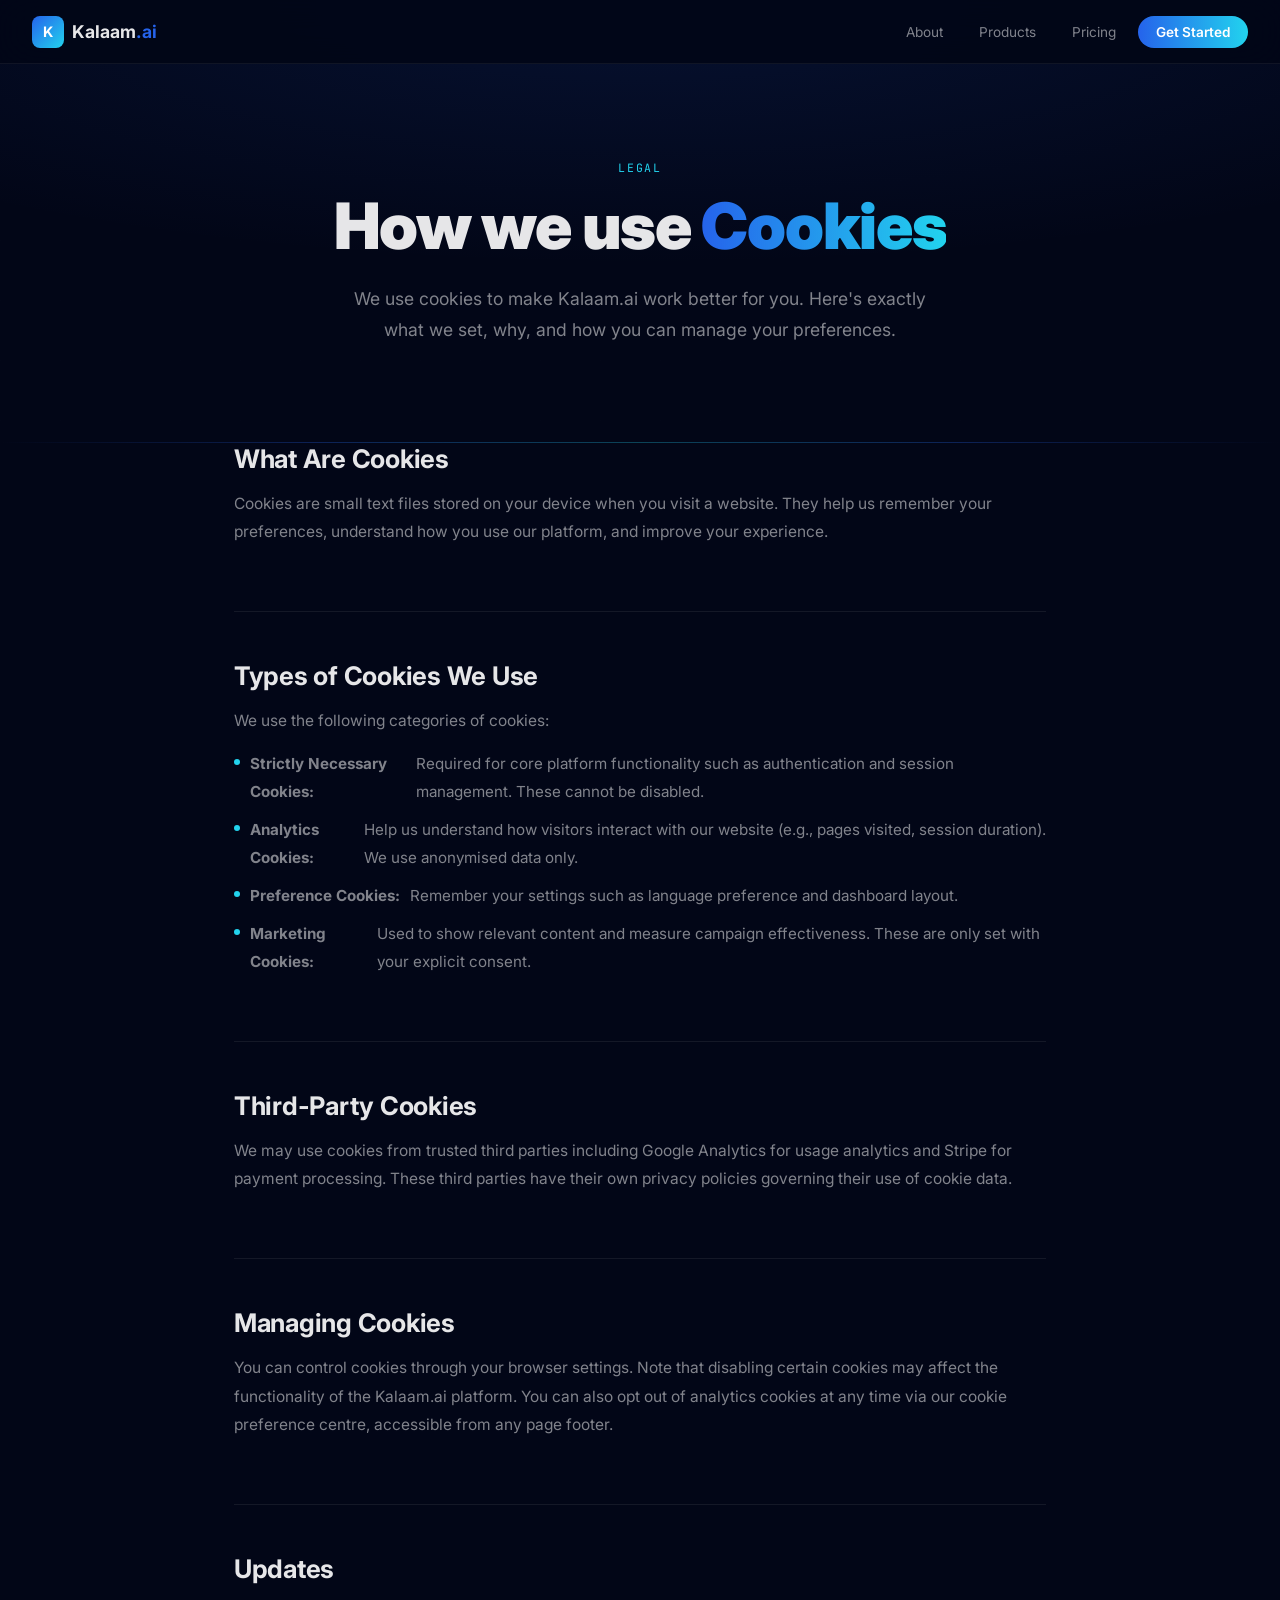
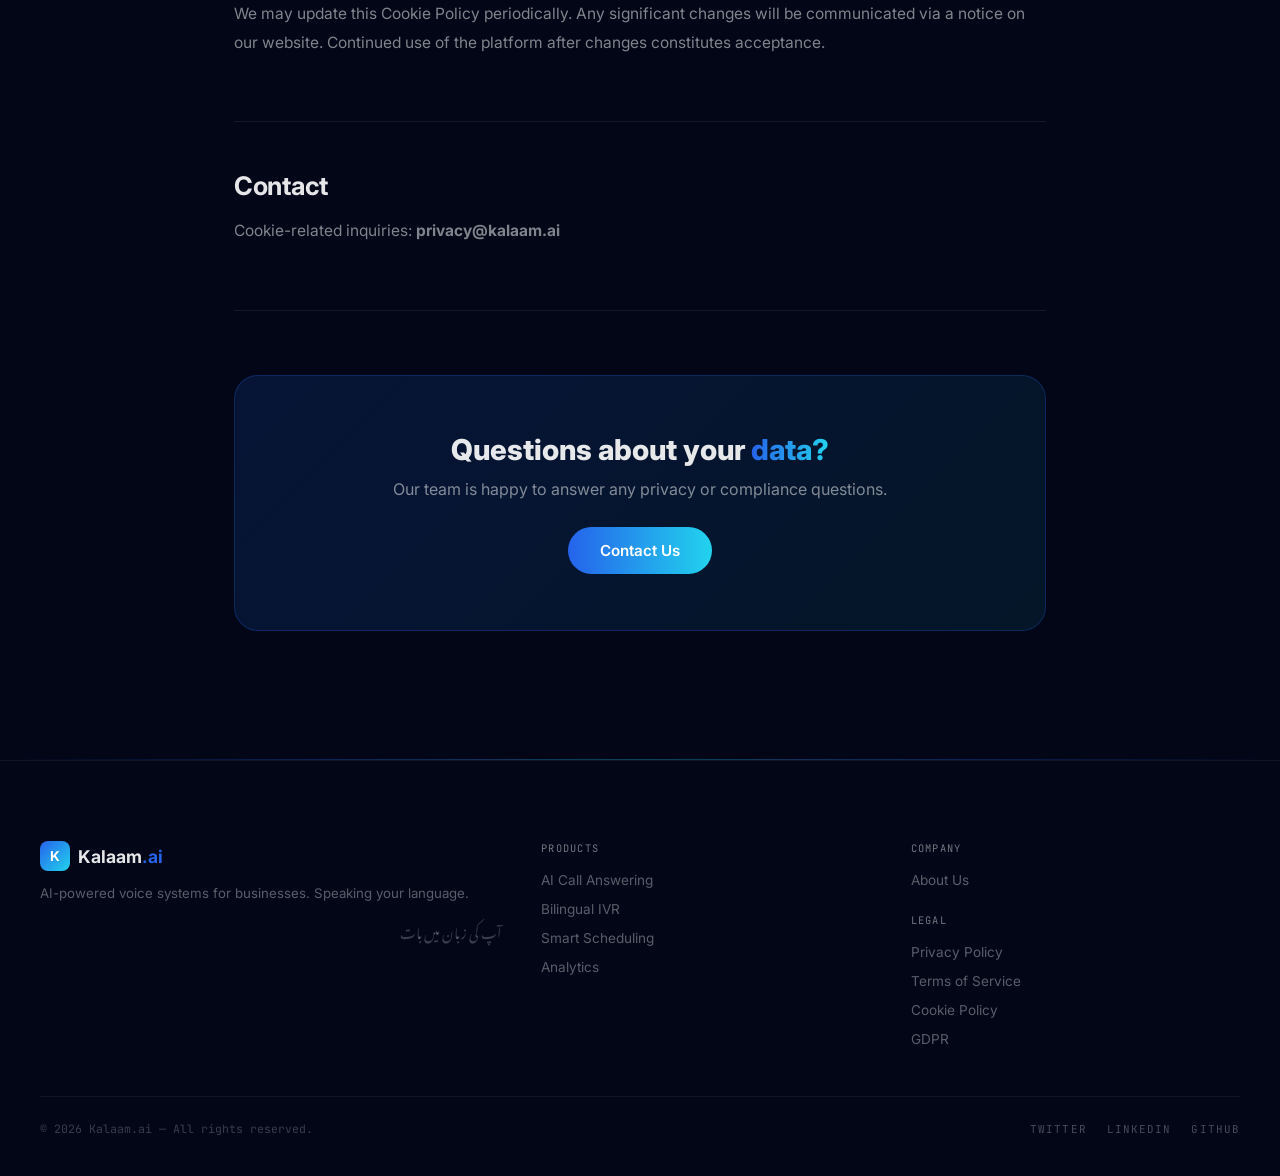
<file: cookie-policy.html>
<!DOCTYPE html>
<html lang="en">
<head>
<meta charset="UTF-8"/>
<meta name="viewport" content="width=device-width,initial-scale=1.0"/>
<title>Cookie Policy — Kalaam.ai</title>
<link rel="preconnect" href="https://fonts.googleapis.com"/>
<link rel="preconnect" href="https://fonts.gstatic.com" crossorigin/>
<link href="https://fonts.googleapis.com/css2?family=Inter:wght@300;400;500;600;700;800;900&family=JetBrains+Mono:wght@400;500;600;700&family=Noto+Nastaliq+Urdu:wght@400;500;600;700&display=swap" rel="stylesheet"/>
<link rel="stylesheet" href="shared.css"/>
</head>
<body>
<nav class="topnav">
  <a class="topnav-logo" href="index.html">
    <div class="topnav-k">K</div>
    <span class="topnav-name">Kalaam<span>.ai</span></span>
  </a>
  <div class="topnav-links">
    <a class="topnav-link" href="about.html">About</a>
    <a class="topnav-link" href="ai-call-answering.html">Products</a>
    <a class="topnav-link" href="index.html#pricing">Pricing</a>
    <a class="topnav-cta" href="index.html#contact">Get Started</a>
  </div>
</nav>
<header class="page-hero">
  <div class="page-hero-bg"></div>
  <div class="page-hero-grid"></div>
  <div style="position:relative;z-index:1;">
    <div class="page-hero-label">Legal</div>
    <h1 class="page-hero-h1">How we use <span class="grad">Cookies</span></h1>
    <p class="page-hero-sub">We use cookies to make Kalaam.ai work better for you. Here's exactly what we set, why, and how you can manage your preferences.</p>
  </div>
</header>
<div class="osc"></div>
<div class="page-content"><div class="content-section reveal d1"><h2 class="content-h2">What Are Cookies</h2><p class="content-p">Cookies are small text files stored on your device when you visit a website. They help us remember your preferences, understand how you use our platform, and improve your experience.</p></div><div class="divider"></div><div class="content-section reveal d2"><h2 class="content-h2">Types of Cookies We Use</h2><p class="content-p">We use the following categories of cookies:</p><ul class="content-ul"><li><strong>Strictly Necessary Cookies:</strong> Required for core platform functionality such as authentication and session management. These cannot be disabled.</li><li><strong>Analytics Cookies:</strong> Help us understand how visitors interact with our website (e.g., pages visited, session duration). We use anonymised data only.</li><li><strong>Preference Cookies:</strong> Remember your settings such as language preference and dashboard layout.</li><li><strong>Marketing Cookies:</strong> Used to show relevant content and measure campaign effectiveness. These are only set with your explicit consent.</li></ul></div><div class="divider"></div><div class="content-section reveal d3"><h2 class="content-h2">Third-Party Cookies</h2><p class="content-p">We may use cookies from trusted third parties including Google Analytics for usage analytics and Stripe for payment processing. These third parties have their own privacy policies governing their use of cookie data.</p></div><div class="divider"></div><div class="content-section reveal d4"><h2 class="content-h2">Managing Cookies</h2><p class="content-p">You can control cookies through your browser settings. Note that disabling certain cookies may affect the functionality of the Kalaam.ai platform. You can also opt out of analytics cookies at any time via our cookie preference centre, accessible from any page footer.</p></div><div class="divider"></div><div class="content-section reveal d1"><h2 class="content-h2">Updates</h2><p class="content-p">We may update this Cookie Policy periodically. Any significant changes will be communicated via a notice on our website. Continued use of the platform after changes constitutes acceptance.</p></div><div class="divider"></div><div class="content-section reveal d2"><h2 class="content-h2">Contact</h2><p class="content-p">Cookie-related inquiries: <strong>privacy@kalaam.ai</strong></p></div><div class="divider"></div><div class="cta-banner reveal">
    <h2>Questions about your <span class="grad">data?</span></h2>
    <p>Our team is happy to answer any privacy or compliance questions.</p>
    <a class="btn-grad" href="index.html#contact">Contact Us</a>
  </div></div>
<div class="osc"></div>
<footer class="site-footer">
  <div class="site-footer-inner">
    <div class="site-footer-grid">
      <div>
        <div class="footer-brand-logo">
          <div class="footer-k">K</div>
          <span class="footer-brand-name">Kalaam<span>.ai</span></span>
        </div>
        <p class="footer-brand-desc">AI-powered voice systems for businesses. Speaking your language.</p>
        <p class="urdu" lang="ur" style="color:rgba(255,255,255,.22);font-size:.85rem;">آپ کی زبان میں بات</p>
      </div>
      <div>
        <div class="footer-col-title">Products</div>
        <ul class="footer-links">
          <li><a href="ai-call-answering.html">AI Call Answering</a></li>
          <li><a href="bilingual-ivr.html">Bilingual IVR</a></li>
          <li><a href="smart-scheduling.html">Smart Scheduling</a></li>
          <li><a href="analytics.html">Analytics</a></li>
        </ul>
      </div>
      <div>
        <div class="footer-col-title">Company</div>
        <ul class="footer-links">
          <li><a href="about.html">About Us</a></li>
        </ul>
        <div class="footer-col-title" style="margin-top:24px;">Legal</div>
        <ul class="footer-links">
          <li><a href="privacy-policy.html">Privacy Policy</a></li>
          <li><a href="terms-of-service.html">Terms of Service</a></li>
          <li><a href="cookie-policy.html">Cookie Policy</a></li>
          <li><a href="gdpr.html">GDPR</a></li>
        </ul>
      </div>
    </div>
    <div class="footer-bottom">
      <span class="footer-copy">© 2026 Kalaam.ai — All rights reserved.</span>
      <div class="footer-socials">
        <a href="#">Twitter</a><a href="#">LinkedIn</a><a href="#">GitHub</a>
      </div>
    </div>
  </div>
</footer>
<script>
document.body.classList.add('js-ready');
const reveals=document.querySelectorAll('.reveal');
function showAll(){reveals.forEach(el=>el.classList.add('visible'));}
if('IntersectionObserver' in window){const obs=new IntersectionObserver(e=>e.forEach(x=>{if(x.isIntersecting)x.target.classList.add('visible')}),{threshold:0.05,rootMargin:'0px 0px -20px 0px'});reveals.forEach(el=>obs.observe(el));setTimeout(showAll,1500);}else{showAll();}
</script>
</body>
</html>
</file>
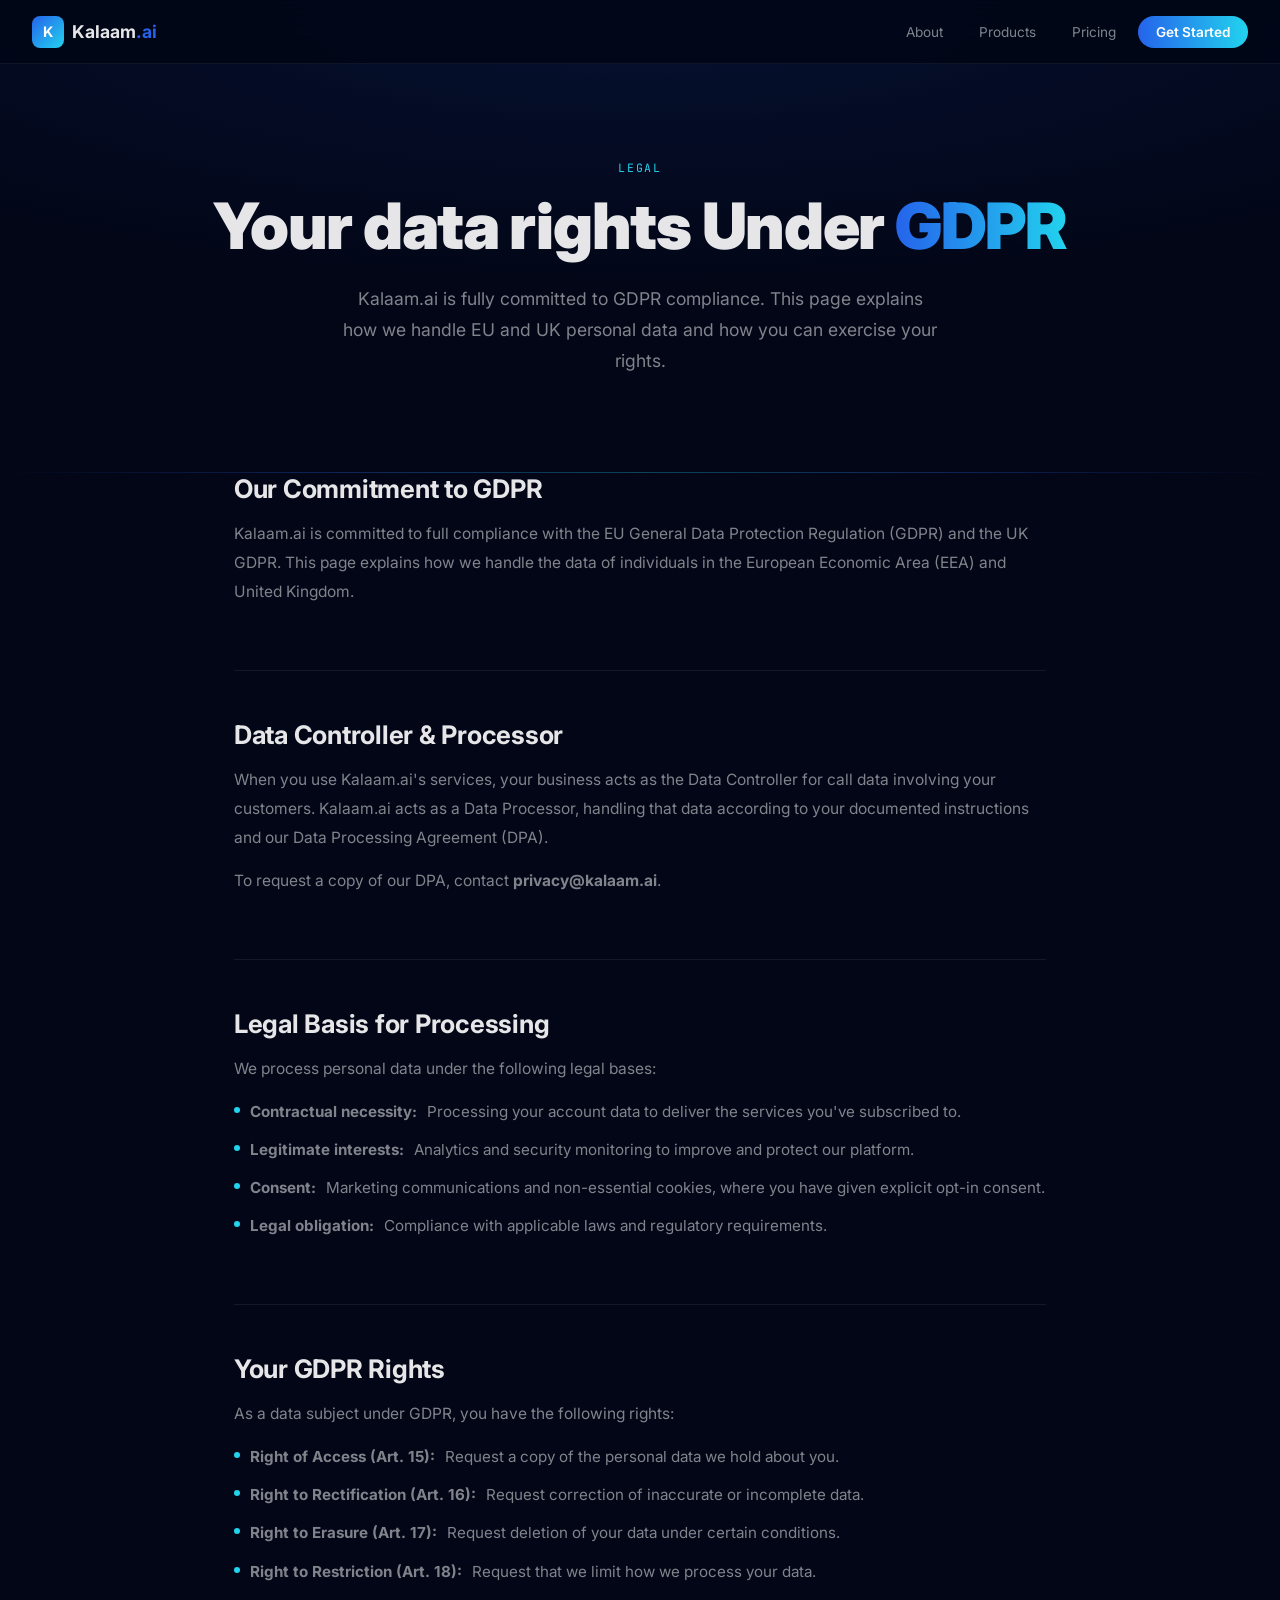
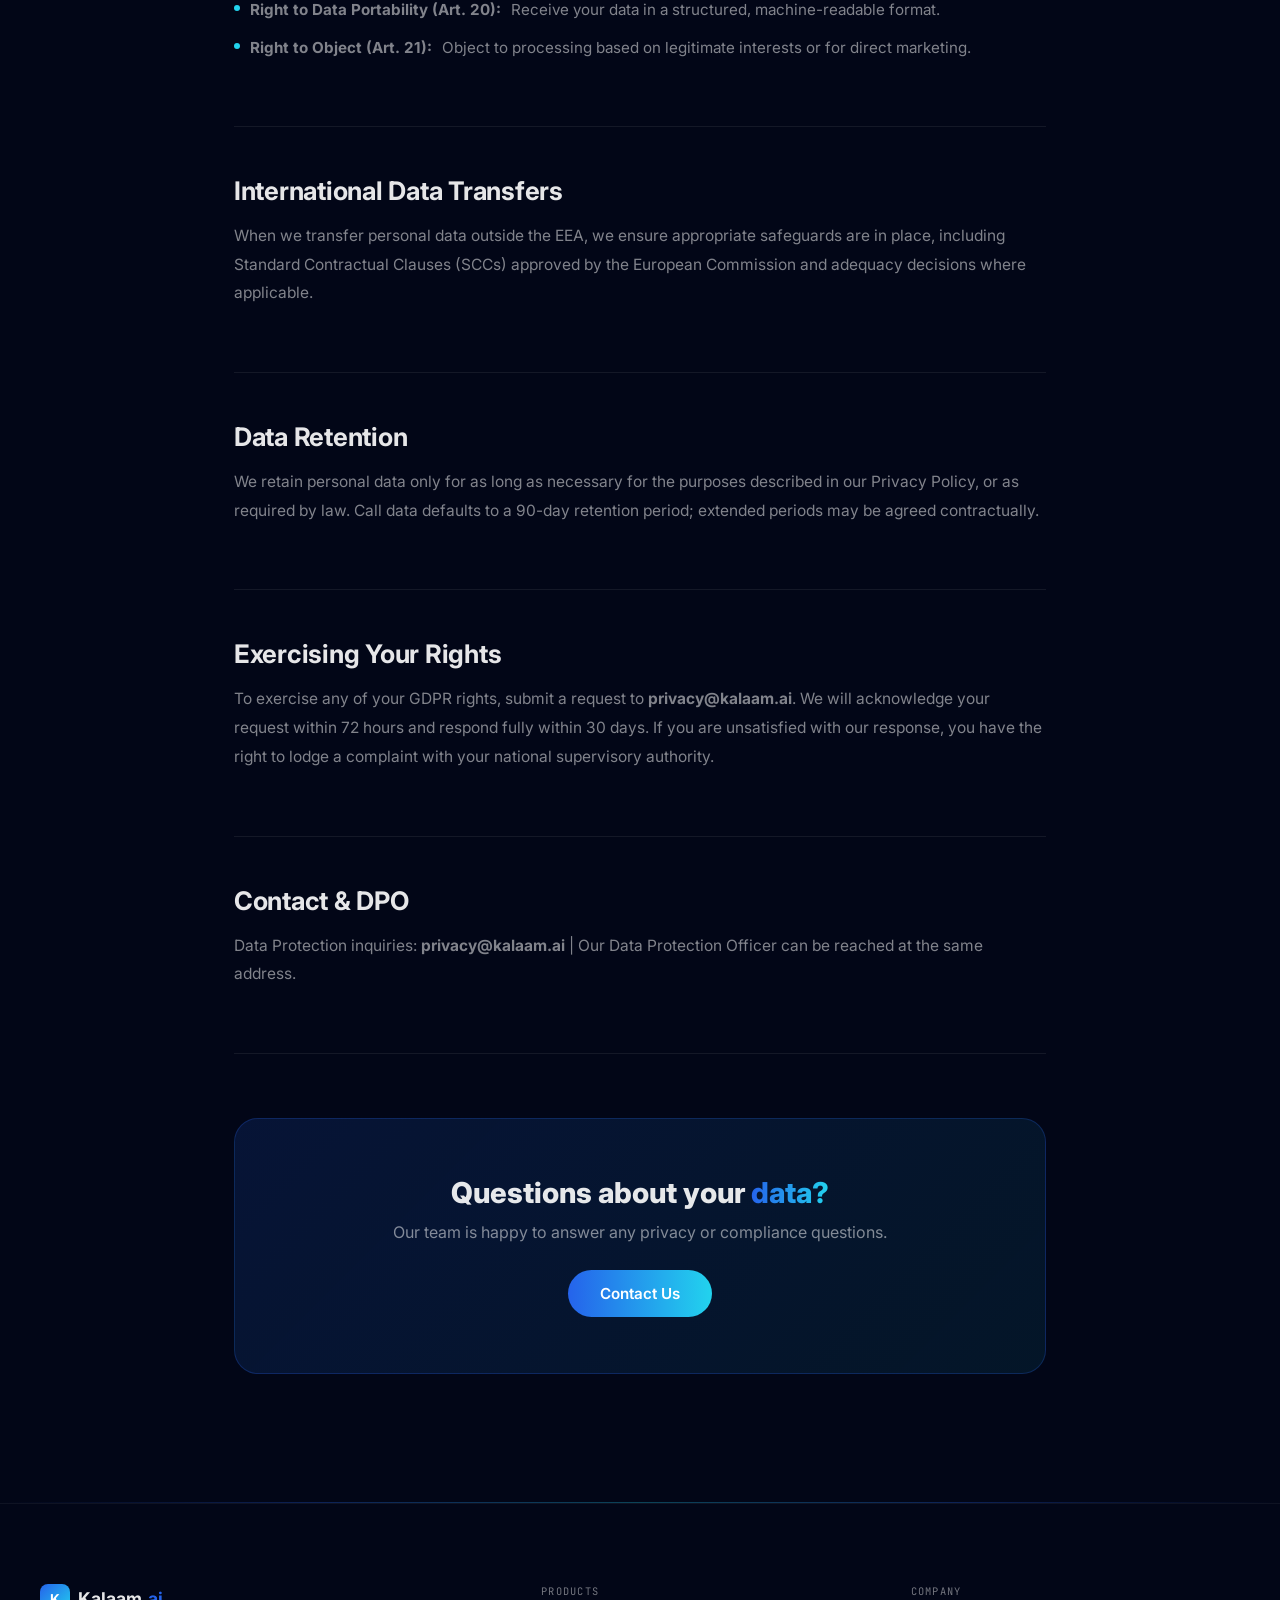
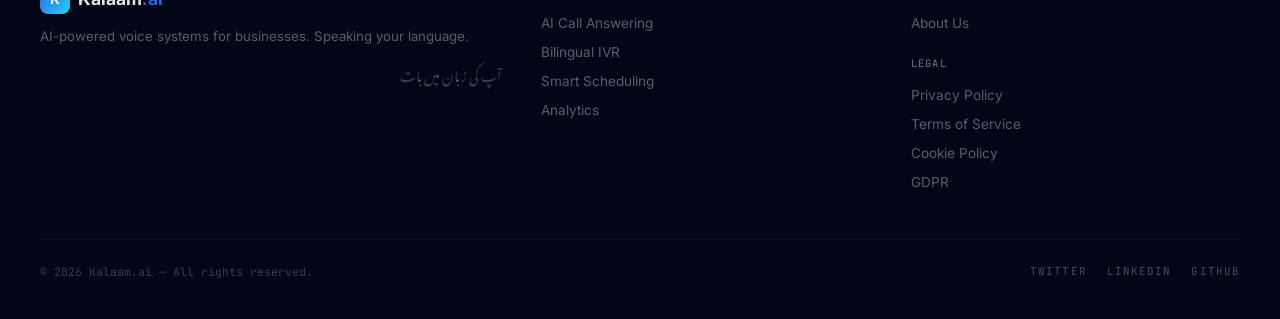
<file: gdpr.html>
<!DOCTYPE html>
<html lang="en">
<head>
<meta charset="UTF-8"/>
<meta name="viewport" content="width=device-width,initial-scale=1.0"/>
<title>GDPR Compliance — Kalaam.ai</title>
<link rel="preconnect" href="https://fonts.googleapis.com"/>
<link rel="preconnect" href="https://fonts.gstatic.com" crossorigin/>
<link href="https://fonts.googleapis.com/css2?family=Inter:wght@300;400;500;600;700;800;900&family=JetBrains+Mono:wght@400;500;600;700&family=Noto+Nastaliq+Urdu:wght@400;500;600;700&display=swap" rel="stylesheet"/>
<link rel="stylesheet" href="shared.css"/>
</head>
<body>
<nav class="topnav">
  <a class="topnav-logo" href="index.html">
    <div class="topnav-k">K</div>
    <span class="topnav-name">Kalaam<span>.ai</span></span>
  </a>
  <div class="topnav-links">
    <a class="topnav-link" href="about.html">About</a>
    <a class="topnav-link" href="ai-call-answering.html">Products</a>
    <a class="topnav-link" href="index.html#pricing">Pricing</a>
    <a class="topnav-cta" href="index.html#contact">Get Started</a>
  </div>
</nav>
<header class="page-hero">
  <div class="page-hero-bg"></div>
  <div class="page-hero-grid"></div>
  <div style="position:relative;z-index:1;">
    <div class="page-hero-label">Legal</div>
    <h1 class="page-hero-h1">Your data rights Under <span class="grad">GDPR</span></h1>
    <p class="page-hero-sub">Kalaam.ai is fully committed to GDPR compliance. This page explains how we handle EU and UK personal data and how you can exercise your rights.</p>
  </div>
</header>
<div class="osc"></div>
<div class="page-content"><div class="content-section reveal d1"><h2 class="content-h2">Our Commitment to GDPR</h2><p class="content-p">Kalaam.ai is committed to full compliance with the EU General Data Protection Regulation (GDPR) and the UK GDPR. This page explains how we handle the data of individuals in the European Economic Area (EEA) and United Kingdom.</p></div><div class="divider"></div><div class="content-section reveal d2"><h2 class="content-h2">Data Controller & Processor</h2><p class="content-p">When you use Kalaam.ai's services, your business acts as the Data Controller for call data involving your customers. Kalaam.ai acts as a Data Processor, handling that data according to your documented instructions and our Data Processing Agreement (DPA).</p><p class="content-p">To request a copy of our DPA, contact <strong>privacy@kalaam.ai</strong>.</p></div><div class="divider"></div><div class="content-section reveal d3"><h2 class="content-h2">Legal Basis for Processing</h2><p class="content-p">We process personal data under the following legal bases:</p><ul class="content-ul"><li><strong>Contractual necessity:</strong> Processing your account data to deliver the services you've subscribed to.</li><li><strong>Legitimate interests:</strong> Analytics and security monitoring to improve and protect our platform.</li><li><strong>Consent:</strong> Marketing communications and non-essential cookies, where you have given explicit opt-in consent.</li><li><strong>Legal obligation:</strong> Compliance with applicable laws and regulatory requirements.</li></ul></div><div class="divider"></div><div class="content-section reveal d4"><h2 class="content-h2">Your GDPR Rights</h2><p class="content-p">As a data subject under GDPR, you have the following rights:</p><ul class="content-ul"><li><strong>Right of Access (Art. 15):</strong> Request a copy of the personal data we hold about you.</li><li><strong>Right to Rectification (Art. 16):</strong> Request correction of inaccurate or incomplete data.</li><li><strong>Right to Erasure (Art. 17):</strong> Request deletion of your data under certain conditions.</li><li><strong>Right to Restriction (Art. 18):</strong> Request that we limit how we process your data.</li><li><strong>Right to Data Portability (Art. 20):</strong> Receive your data in a structured, machine-readable format.</li><li><strong>Right to Object (Art. 21):</strong> Object to processing based on legitimate interests or for direct marketing.</li></ul></div><div class="divider"></div><div class="content-section reveal d1"><h2 class="content-h2">International Data Transfers</h2><p class="content-p">When we transfer personal data outside the EEA, we ensure appropriate safeguards are in place, including Standard Contractual Clauses (SCCs) approved by the European Commission and adequacy decisions where applicable.</p></div><div class="divider"></div><div class="content-section reveal d2"><h2 class="content-h2">Data Retention</h2><p class="content-p">We retain personal data only for as long as necessary for the purposes described in our Privacy Policy, or as required by law. Call data defaults to a 90-day retention period; extended periods may be agreed contractually.</p></div><div class="divider"></div><div class="content-section reveal d3"><h2 class="content-h2">Exercising Your Rights</h2><p class="content-p">To exercise any of your GDPR rights, submit a request to <strong>privacy@kalaam.ai</strong>. We will acknowledge your request within 72 hours and respond fully within 30 days. If you are unsatisfied with our response, you have the right to lodge a complaint with your national supervisory authority.</p></div><div class="divider"></div><div class="content-section reveal d4"><h2 class="content-h2">Contact & DPO</h2><p class="content-p">Data Protection inquiries: <strong>privacy@kalaam.ai</strong> | Our Data Protection Officer can be reached at the same address.</p></div><div class="divider"></div><div class="cta-banner reveal">
    <h2>Questions about your <span class="grad">data?</span></h2>
    <p>Our team is happy to answer any privacy or compliance questions.</p>
    <a class="btn-grad" href="index.html#contact">Contact Us</a>
  </div></div>
<div class="osc"></div>
<footer class="site-footer">
  <div class="site-footer-inner">
    <div class="site-footer-grid">
      <div>
        <div class="footer-brand-logo">
          <div class="footer-k">K</div>
          <span class="footer-brand-name">Kalaam<span>.ai</span></span>
        </div>
        <p class="footer-brand-desc">AI-powered voice systems for businesses. Speaking your language.</p>
        <p class="urdu" lang="ur" style="color:rgba(255,255,255,.22);font-size:.85rem;">آپ کی زبان میں بات</p>
      </div>
      <div>
        <div class="footer-col-title">Products</div>
        <ul class="footer-links">
          <li><a href="ai-call-answering.html">AI Call Answering</a></li>
          <li><a href="bilingual-ivr.html">Bilingual IVR</a></li>
          <li><a href="smart-scheduling.html">Smart Scheduling</a></li>
          <li><a href="analytics.html">Analytics</a></li>
        </ul>
      </div>
      <div>
        <div class="footer-col-title">Company</div>
        <ul class="footer-links">
          <li><a href="about.html">About Us</a></li>
        </ul>
        <div class="footer-col-title" style="margin-top:24px;">Legal</div>
        <ul class="footer-links">
          <li><a href="privacy-policy.html">Privacy Policy</a></li>
          <li><a href="terms-of-service.html">Terms of Service</a></li>
          <li><a href="cookie-policy.html">Cookie Policy</a></li>
          <li><a href="gdpr.html">GDPR</a></li>
        </ul>
      </div>
    </div>
    <div class="footer-bottom">
      <span class="footer-copy">© 2026 Kalaam.ai — All rights reserved.</span>
      <div class="footer-socials">
        <a href="#">Twitter</a><a href="#">LinkedIn</a><a href="#">GitHub</a>
      </div>
    </div>
  </div>
</footer>
<script>
document.body.classList.add('js-ready');
const reveals=document.querySelectorAll('.reveal');
function showAll(){reveals.forEach(el=>el.classList.add('visible'));}
if('IntersectionObserver' in window){const obs=new IntersectionObserver(e=>e.forEach(x=>{if(x.isIntersecting)x.target.classList.add('visible')}),{threshold:0.05,rootMargin:'0px 0px -20px 0px'});reveals.forEach(el=>obs.observe(el));setTimeout(showAll,1500);}else{showAll();}
</script>
</body>
</html>
</file>
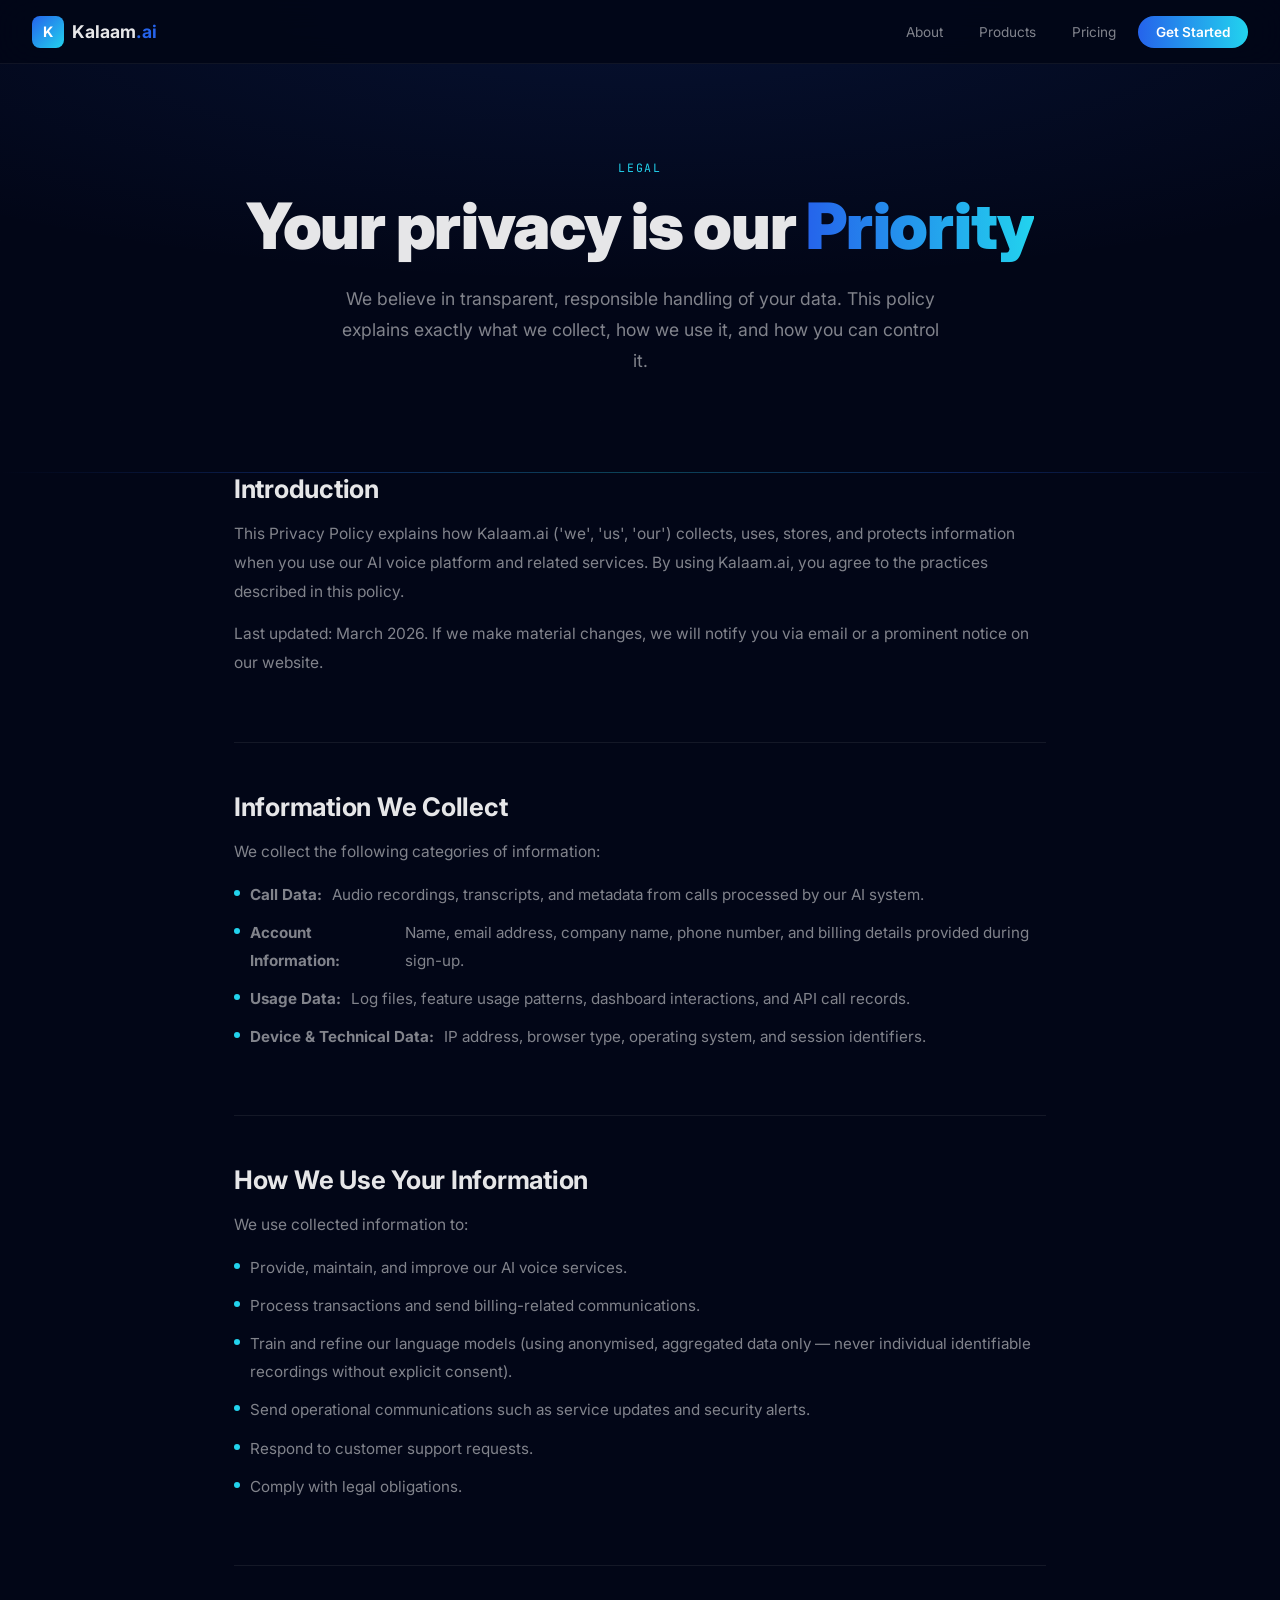
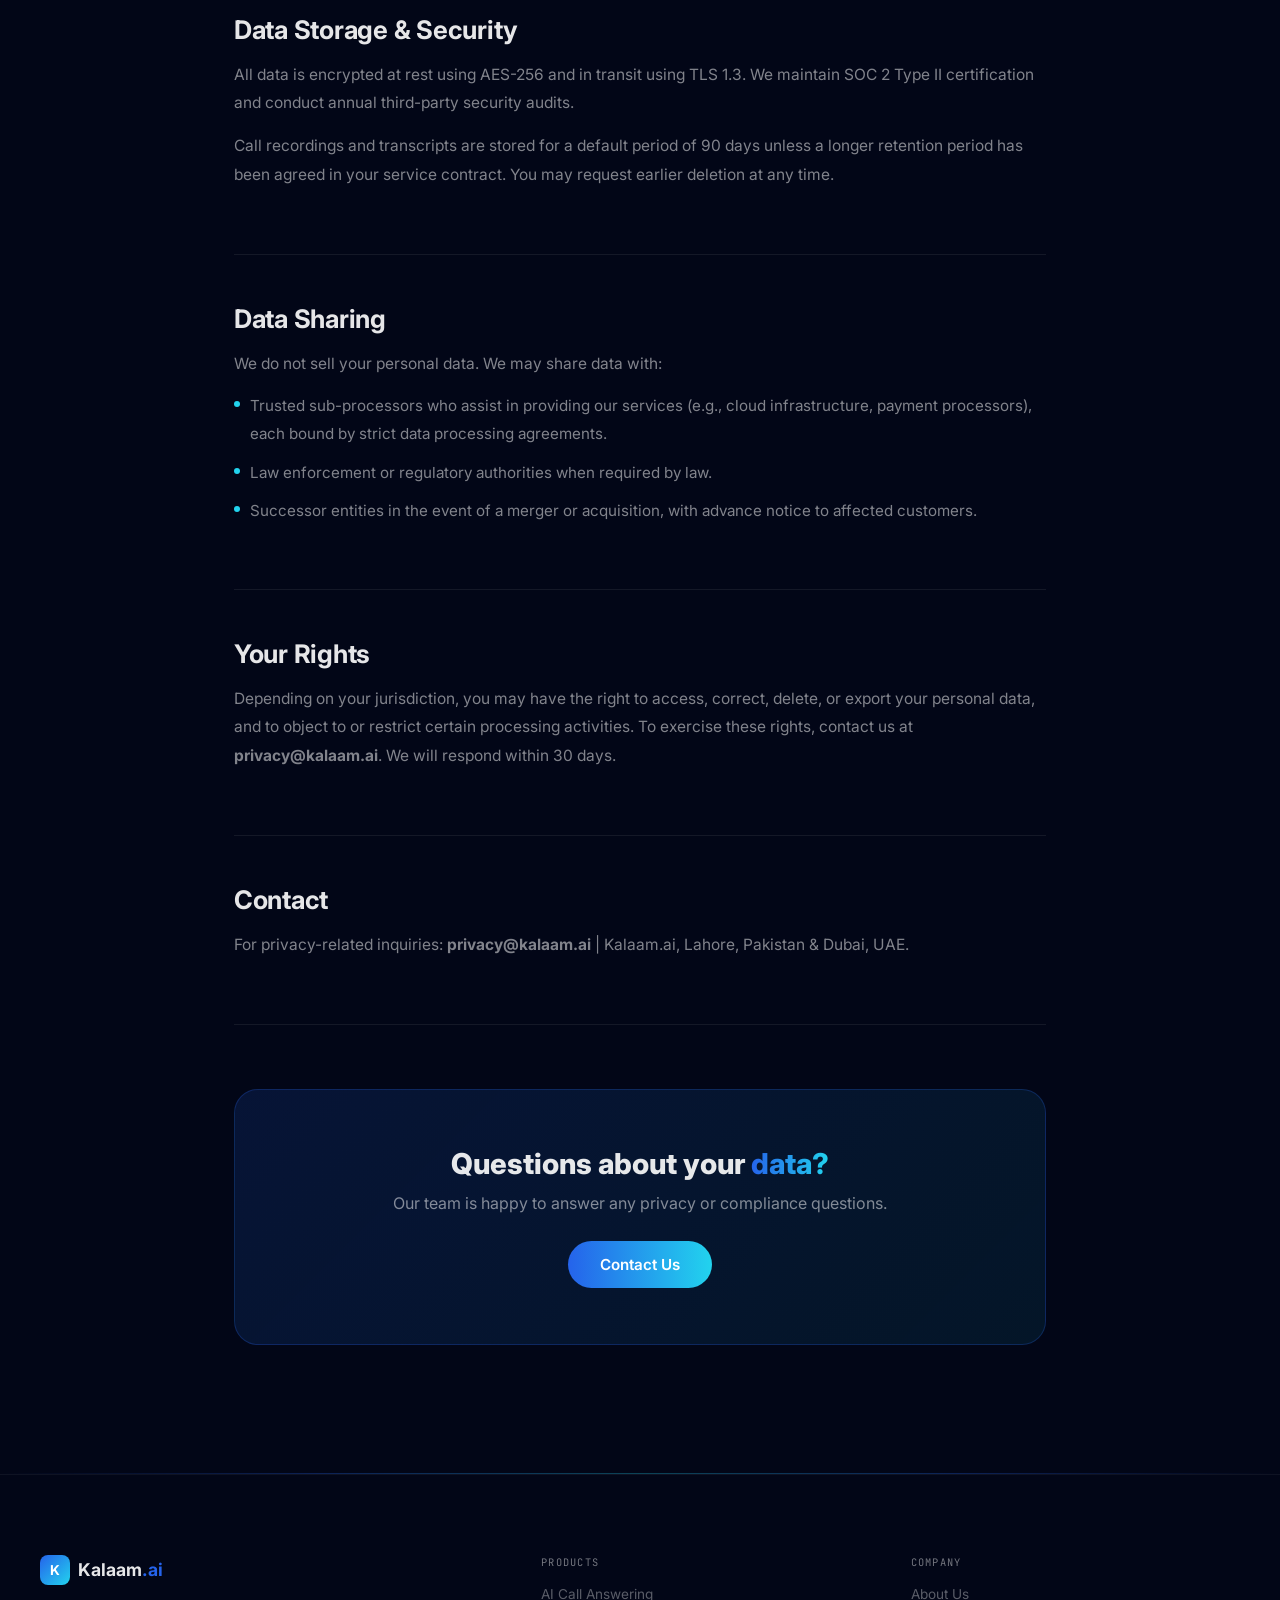
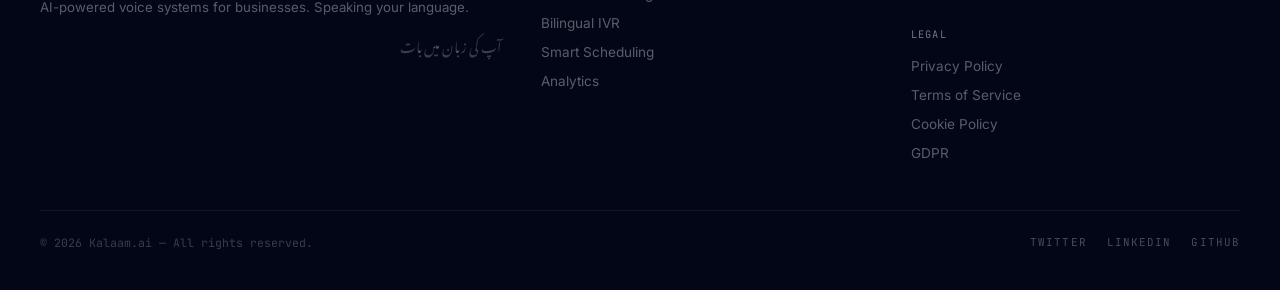
<file: privacy-policy.html>
<!DOCTYPE html>
<html lang="en">
<head>
<meta charset="UTF-8"/>
<meta name="viewport" content="width=device-width,initial-scale=1.0"/>
<title>Privacy Policy — Kalaam.ai</title>
<link rel="preconnect" href="https://fonts.googleapis.com"/>
<link rel="preconnect" href="https://fonts.gstatic.com" crossorigin/>
<link href="https://fonts.googleapis.com/css2?family=Inter:wght@300;400;500;600;700;800;900&family=JetBrains+Mono:wght@400;500;600;700&family=Noto+Nastaliq+Urdu:wght@400;500;600;700&display=swap" rel="stylesheet"/>
<link rel="stylesheet" href="shared.css"/>
</head>
<body>
<nav class="topnav">
  <a class="topnav-logo" href="index.html">
    <div class="topnav-k">K</div>
    <span class="topnav-name">Kalaam<span>.ai</span></span>
  </a>
  <div class="topnav-links">
    <a class="topnav-link" href="about.html">About</a>
    <a class="topnav-link" href="ai-call-answering.html">Products</a>
    <a class="topnav-link" href="index.html#pricing">Pricing</a>
    <a class="topnav-cta" href="index.html#contact">Get Started</a>
  </div>
</nav>
<header class="page-hero">
  <div class="page-hero-bg"></div>
  <div class="page-hero-grid"></div>
  <div style="position:relative;z-index:1;">
    <div class="page-hero-label">Legal</div>
    <h1 class="page-hero-h1">Your privacy is our <span class="grad">Priority</span></h1>
    <p class="page-hero-sub">We believe in transparent, responsible handling of your data. This policy explains exactly what we collect, how we use it, and how you can control it.</p>
  </div>
</header>
<div class="osc"></div>
<div class="page-content"><div class="content-section reveal d1"><h2 class="content-h2">Introduction</h2><p class="content-p">This Privacy Policy explains how Kalaam.ai ('we', 'us', 'our') collects, uses, stores, and protects information when you use our AI voice platform and related services. By using Kalaam.ai, you agree to the practices described in this policy.</p><p class="content-p">Last updated: March 2026. If we make material changes, we will notify you via email or a prominent notice on our website.</p></div><div class="divider"></div><div class="content-section reveal d2"><h2 class="content-h2">Information We Collect</h2><p class="content-p">We collect the following categories of information:</p><ul class="content-ul"><li><strong>Call Data:</strong> Audio recordings, transcripts, and metadata from calls processed by our AI system.</li><li><strong>Account Information:</strong> Name, email address, company name, phone number, and billing details provided during sign-up.</li><li><strong>Usage Data:</strong> Log files, feature usage patterns, dashboard interactions, and API call records.</li><li><strong>Device & Technical Data:</strong> IP address, browser type, operating system, and session identifiers.</li></ul></div><div class="divider"></div><div class="content-section reveal d3"><h2 class="content-h2">How We Use Your Information</h2><p class="content-p">We use collected information to:</p><ul class="content-ul"><li>Provide, maintain, and improve our AI voice services.</li><li>Process transactions and send billing-related communications.</li><li>Train and refine our language models (using anonymised, aggregated data only — never individual identifiable recordings without explicit consent).</li><li>Send operational communications such as service updates and security alerts.</li><li>Respond to customer support requests.</li><li>Comply with legal obligations.</li></ul></div><div class="divider"></div><div class="content-section reveal d4"><h2 class="content-h2">Data Storage & Security</h2><p class="content-p">All data is encrypted at rest using AES-256 and in transit using TLS 1.3. We maintain SOC 2 Type II certification and conduct annual third-party security audits.</p><p class="content-p">Call recordings and transcripts are stored for a default period of 90 days unless a longer retention period has been agreed in your service contract. You may request earlier deletion at any time.</p></div><div class="divider"></div><div class="content-section reveal d1"><h2 class="content-h2">Data Sharing</h2><p class="content-p">We do not sell your personal data. We may share data with:</p><ul class="content-ul"><li>Trusted sub-processors who assist in providing our services (e.g., cloud infrastructure, payment processors), each bound by strict data processing agreements.</li><li>Law enforcement or regulatory authorities when required by law.</li><li>Successor entities in the event of a merger or acquisition, with advance notice to affected customers.</li></ul></div><div class="divider"></div><div class="content-section reveal d2"><h2 class="content-h2">Your Rights</h2><p class="content-p">Depending on your jurisdiction, you may have the right to access, correct, delete, or export your personal data, and to object to or restrict certain processing activities. To exercise these rights, contact us at <strong>privacy@kalaam.ai</strong>. We will respond within 30 days.</p></div><div class="divider"></div><div class="content-section reveal d3"><h2 class="content-h2">Contact</h2><p class="content-p">For privacy-related inquiries: <strong>privacy@kalaam.ai</strong> | Kalaam.ai, Lahore, Pakistan & Dubai, UAE.</p></div><div class="divider"></div><div class="cta-banner reveal">
    <h2>Questions about your <span class="grad">data?</span></h2>
    <p>Our team is happy to answer any privacy or compliance questions.</p>
    <a class="btn-grad" href="index.html#contact">Contact Us</a>
  </div></div>
<div class="osc"></div>
<footer class="site-footer">
  <div class="site-footer-inner">
    <div class="site-footer-grid">
      <div>
        <div class="footer-brand-logo">
          <div class="footer-k">K</div>
          <span class="footer-brand-name">Kalaam<span>.ai</span></span>
        </div>
        <p class="footer-brand-desc">AI-powered voice systems for businesses. Speaking your language.</p>
        <p class="urdu" lang="ur" style="color:rgba(255,255,255,.22);font-size:.85rem;">آپ کی زبان میں بات</p>
      </div>
      <div>
        <div class="footer-col-title">Products</div>
        <ul class="footer-links">
          <li><a href="ai-call-answering.html">AI Call Answering</a></li>
          <li><a href="bilingual-ivr.html">Bilingual IVR</a></li>
          <li><a href="smart-scheduling.html">Smart Scheduling</a></li>
          <li><a href="analytics.html">Analytics</a></li>
        </ul>
      </div>
      <div>
        <div class="footer-col-title">Company</div>
        <ul class="footer-links">
          <li><a href="about.html">About Us</a></li>
        </ul>
        <div class="footer-col-title" style="margin-top:24px;">Legal</div>
        <ul class="footer-links">
          <li><a href="privacy-policy.html">Privacy Policy</a></li>
          <li><a href="terms-of-service.html">Terms of Service</a></li>
          <li><a href="cookie-policy.html">Cookie Policy</a></li>
          <li><a href="gdpr.html">GDPR</a></li>
        </ul>
      </div>
    </div>
    <div class="footer-bottom">
      <span class="footer-copy">© 2026 Kalaam.ai — All rights reserved.</span>
      <div class="footer-socials">
        <a href="#">Twitter</a><a href="#">LinkedIn</a><a href="#">GitHub</a>
      </div>
    </div>
  </div>
</footer>
<script>
document.body.classList.add('js-ready');
const reveals=document.querySelectorAll('.reveal');
function showAll(){reveals.forEach(el=>el.classList.add('visible'));}
if('IntersectionObserver' in window){const obs=new IntersectionObserver(e=>e.forEach(x=>{if(x.isIntersecting)x.target.classList.add('visible')}),{threshold:0.05,rootMargin:'0px 0px -20px 0px'});reveals.forEach(el=>obs.observe(el));setTimeout(showAll,1500);}else{showAll();}
</script>
</body>
</html>
</file>
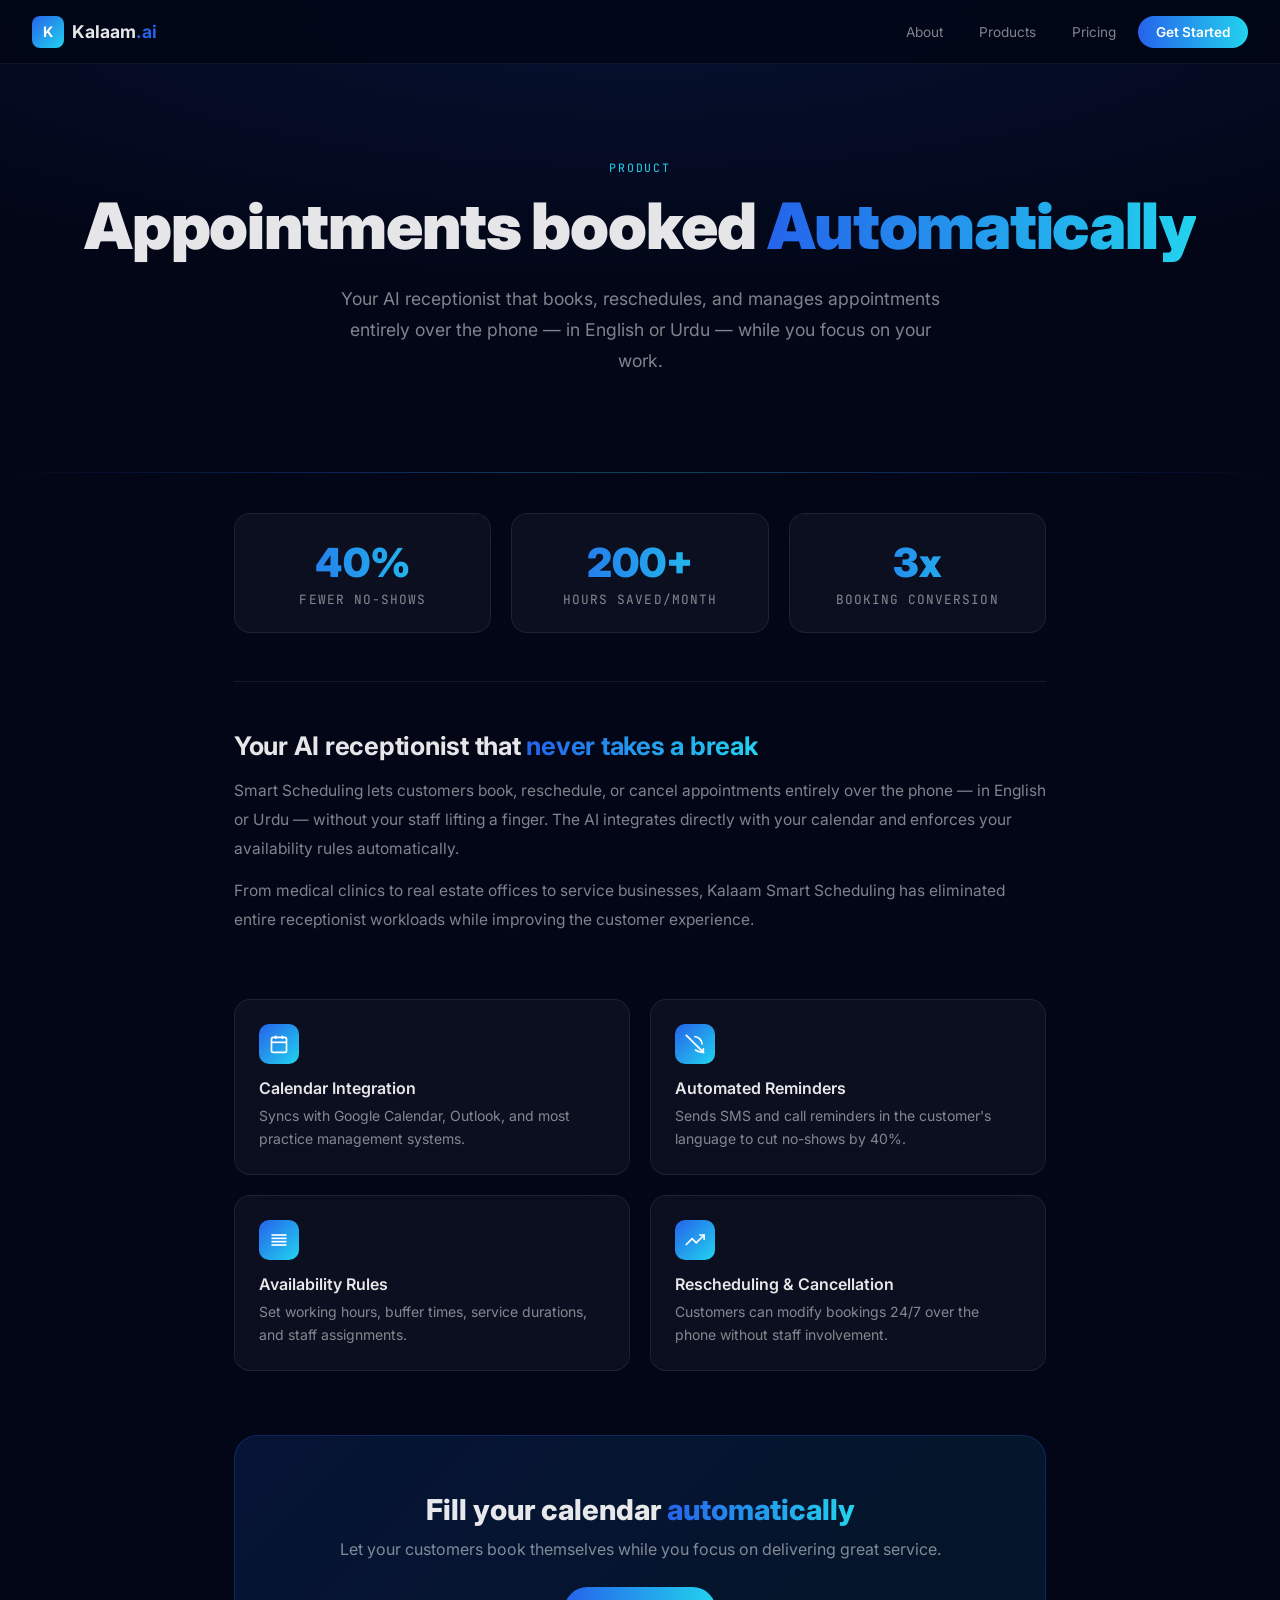
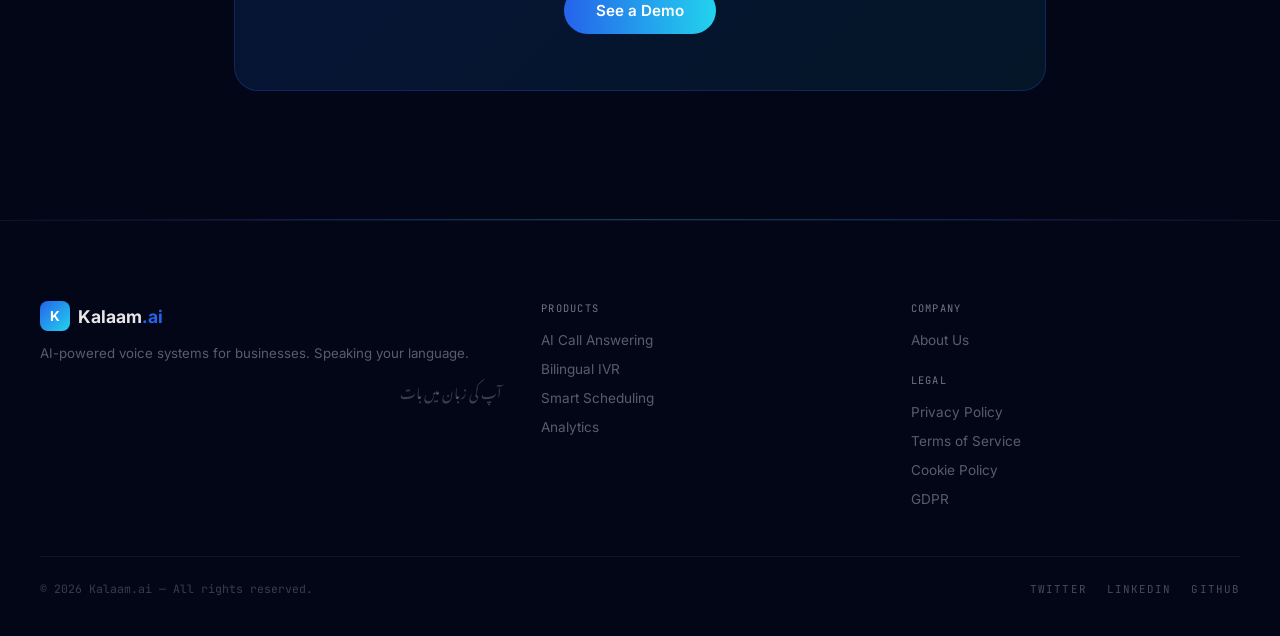
<file: smart-scheduling.html>
<!DOCTYPE html>
<html lang="en">
<head>
<meta charset="UTF-8"/>
<meta name="viewport" content="width=device-width,initial-scale=1.0"/>
<title>Smart Scheduling — Kalaam.ai</title>
<link rel="preconnect" href="https://fonts.googleapis.com"/>
<link rel="preconnect" href="https://fonts.gstatic.com" crossorigin/>
<link href="https://fonts.googleapis.com/css2?family=Inter:wght@300;400;500;600;700;800;900&family=JetBrains+Mono:wght@400;500;600;700&family=Noto+Nastaliq+Urdu:wght@400;500;600;700&display=swap" rel="stylesheet"/>
<link rel="stylesheet" href="shared.css"/>
</head>
<body>
<nav class="topnav">
  <a class="topnav-logo" href="index.html">
    <div class="topnav-k">K</div>
    <span class="topnav-name">Kalaam<span>.ai</span></span>
  </a>
  <div class="topnav-links">
    <a class="topnav-link" href="about.html">About</a>
    <a class="topnav-link" href="ai-call-answering.html">Products</a>
    <a class="topnav-link" href="index.html#pricing">Pricing</a>
    <a class="topnav-cta" href="index.html#contact">Get Started</a>
  </div>
</nav>
<header class="page-hero">
  <div class="page-hero-bg"></div>
  <div class="page-hero-grid"></div>
  <div style="position:relative;z-index:1;">
    <div class="page-hero-label">Product</div>
    <h1 class="page-hero-h1">Appointments booked <span class="grad">Automatically</span></h1>
    <p class="page-hero-sub">Your AI receptionist that books, reschedules, and manages appointments entirely over the phone — in English or Urdu — while you focus on your work.</p>
  </div>
</header>
<div class="osc"></div>
<div class="page-content">
  <div class="stats-row reveal">
    <div class="stat-card glass"><div class="stat-num">40%</div><div class="stat-label">Fewer No-Shows</div></div>
    <div class="stat-card glass"><div class="stat-num">200+</div><div class="stat-label">Hours Saved/Month</div></div>
    <div class="stat-card glass"><div class="stat-num">3x</div><div class="stat-label">Booking Conversion</div></div>
  </div>
  <div class="divider"></div>
  <div class="content-section reveal">
    <h2 class="content-h2">Your AI receptionist that <span class="grad">never takes a break</span></h2>
    <p class="content-p">Smart Scheduling lets customers book, reschedule, or cancel appointments entirely over the phone — in English or Urdu — without your staff lifting a finger. The AI integrates directly with your calendar and enforces your availability rules automatically.</p>
    <p class="content-p">From medical clinics to real estate offices to service businesses, Kalaam Smart Scheduling has eliminated entire receptionist workloads while improving the customer experience.</p>
  </div>
  <div class="feature-grid reveal">
    <div class="feature-card glass reveal d1">
      <div class="feature-card-icon"><svg fill="none" stroke="currentColor" stroke-width="2" viewBox="0 0 24 24"><rect x="3" y="4" width="18" height="18" rx="2" ry="2"/><line x1="16" y1="2" x2="16" y2="6"/><line x1="8" y1="2" x2="8" y2="6"/><line x1="3" y1="10" x2="21" y2="10"/></svg></div>
      <h4>Calendar Integration</h4>
      <p>Syncs with Google Calendar, Outlook, and most practice management systems.</p>
    </div>
    <div class="feature-card glass reveal d2">
      <div class="feature-card-icon"><svg fill="none" stroke="currentColor" stroke-width="2" viewBox="0 0 24 24"><path d="M22 16.92v3a2 2 0 01-2.18 2A19.79 19.79 0 0112 18.92"/><path d="M11.05 3a9.75 9.75 0 019.5 9.5"/><line x1="1" y1="1" x2="23" y2="23"/></svg></div>
      <h4>Automated Reminders</h4>
      <p>Sends SMS and call reminders in the customer's language to cut no-shows by 40%.</p>
    </div>
    <div class="feature-card glass reveal d3">
      <div class="feature-card-icon"><svg fill="none" stroke="currentColor" stroke-width="2" viewBox="0 0 24 24"><path d="M21 10H3"/><path d="M21 6H3"/><path d="M21 14H3"/><path d="M21 18H3"/></svg></div>
      <h4>Availability Rules</h4>
      <p>Set working hours, buffer times, service durations, and staff assignments.</p>
    </div>
    <div class="feature-card glass reveal d4">
      <div class="feature-card-icon"><svg fill="none" stroke="currentColor" stroke-width="2" viewBox="0 0 24 24"><polyline points="23 6 13.5 15.5 8.5 10.5 1 18"/><polyline points="17 6 23 6 23 12"/></svg></div>
      <h4>Rescheduling & Cancellation</h4>
      <p>Customers can modify bookings 24/7 over the phone without staff involvement.</p>
    </div>
  </div>
  <div class="cta-banner reveal">
    <h2>Fill your calendar <span class="grad">automatically</span></h2>
    <p>Let your customers book themselves while you focus on delivering great service.</p>
    <a class="btn-grad" href="index.html#contact">See a Demo</a>
  </div>
</div>
<div class="osc"></div>
<footer class="site-footer">
  <div class="site-footer-inner">
    <div class="site-footer-grid">
      <div>
        <div class="footer-brand-logo">
          <div class="footer-k">K</div>
          <span class="footer-brand-name">Kalaam<span>.ai</span></span>
        </div>
        <p class="footer-brand-desc">AI-powered voice systems for businesses. Speaking your language.</p>
        <p class="urdu" lang="ur" style="color:rgba(255,255,255,.22);font-size:.85rem;">آپ کی زبان میں بات</p>
      </div>
      <div>
        <div class="footer-col-title">Products</div>
        <ul class="footer-links">
          <li><a href="ai-call-answering.html">AI Call Answering</a></li>
          <li><a href="bilingual-ivr.html">Bilingual IVR</a></li>
          <li><a href="smart-scheduling.html">Smart Scheduling</a></li>
          <li><a href="analytics.html">Analytics</a></li>
        </ul>
      </div>
      <div>
        <div class="footer-col-title">Company</div>
        <ul class="footer-links">
          <li><a href="about.html">About Us</a></li>
        </ul>
        <div class="footer-col-title" style="margin-top:24px;">Legal</div>
        <ul class="footer-links">
          <li><a href="privacy-policy.html">Privacy Policy</a></li>
          <li><a href="terms-of-service.html">Terms of Service</a></li>
          <li><a href="cookie-policy.html">Cookie Policy</a></li>
          <li><a href="gdpr.html">GDPR</a></li>
        </ul>
      </div>
    </div>
    <div class="footer-bottom">
      <span class="footer-copy">© 2026 Kalaam.ai — All rights reserved.</span>
      <div class="footer-socials">
        <a href="#">Twitter</a><a href="#">LinkedIn</a><a href="#">GitHub</a>
      </div>
    </div>
  </div>
</footer>
<script>
document.body.classList.add('js-ready');
const reveals=document.querySelectorAll('.reveal');
function showAll(){reveals.forEach(el=>el.classList.add('visible'));}
if('IntersectionObserver' in window){const obs=new IntersectionObserver(e=>e.forEach(x=>{if(x.isIntersecting)x.target.classList.add('visible')}),{threshold:0.05,rootMargin:'0px 0px -20px 0px'});reveals.forEach(el=>obs.observe(el));setTimeout(showAll,1500);}else{showAll();}
</script>
</body>
</html>
</file>
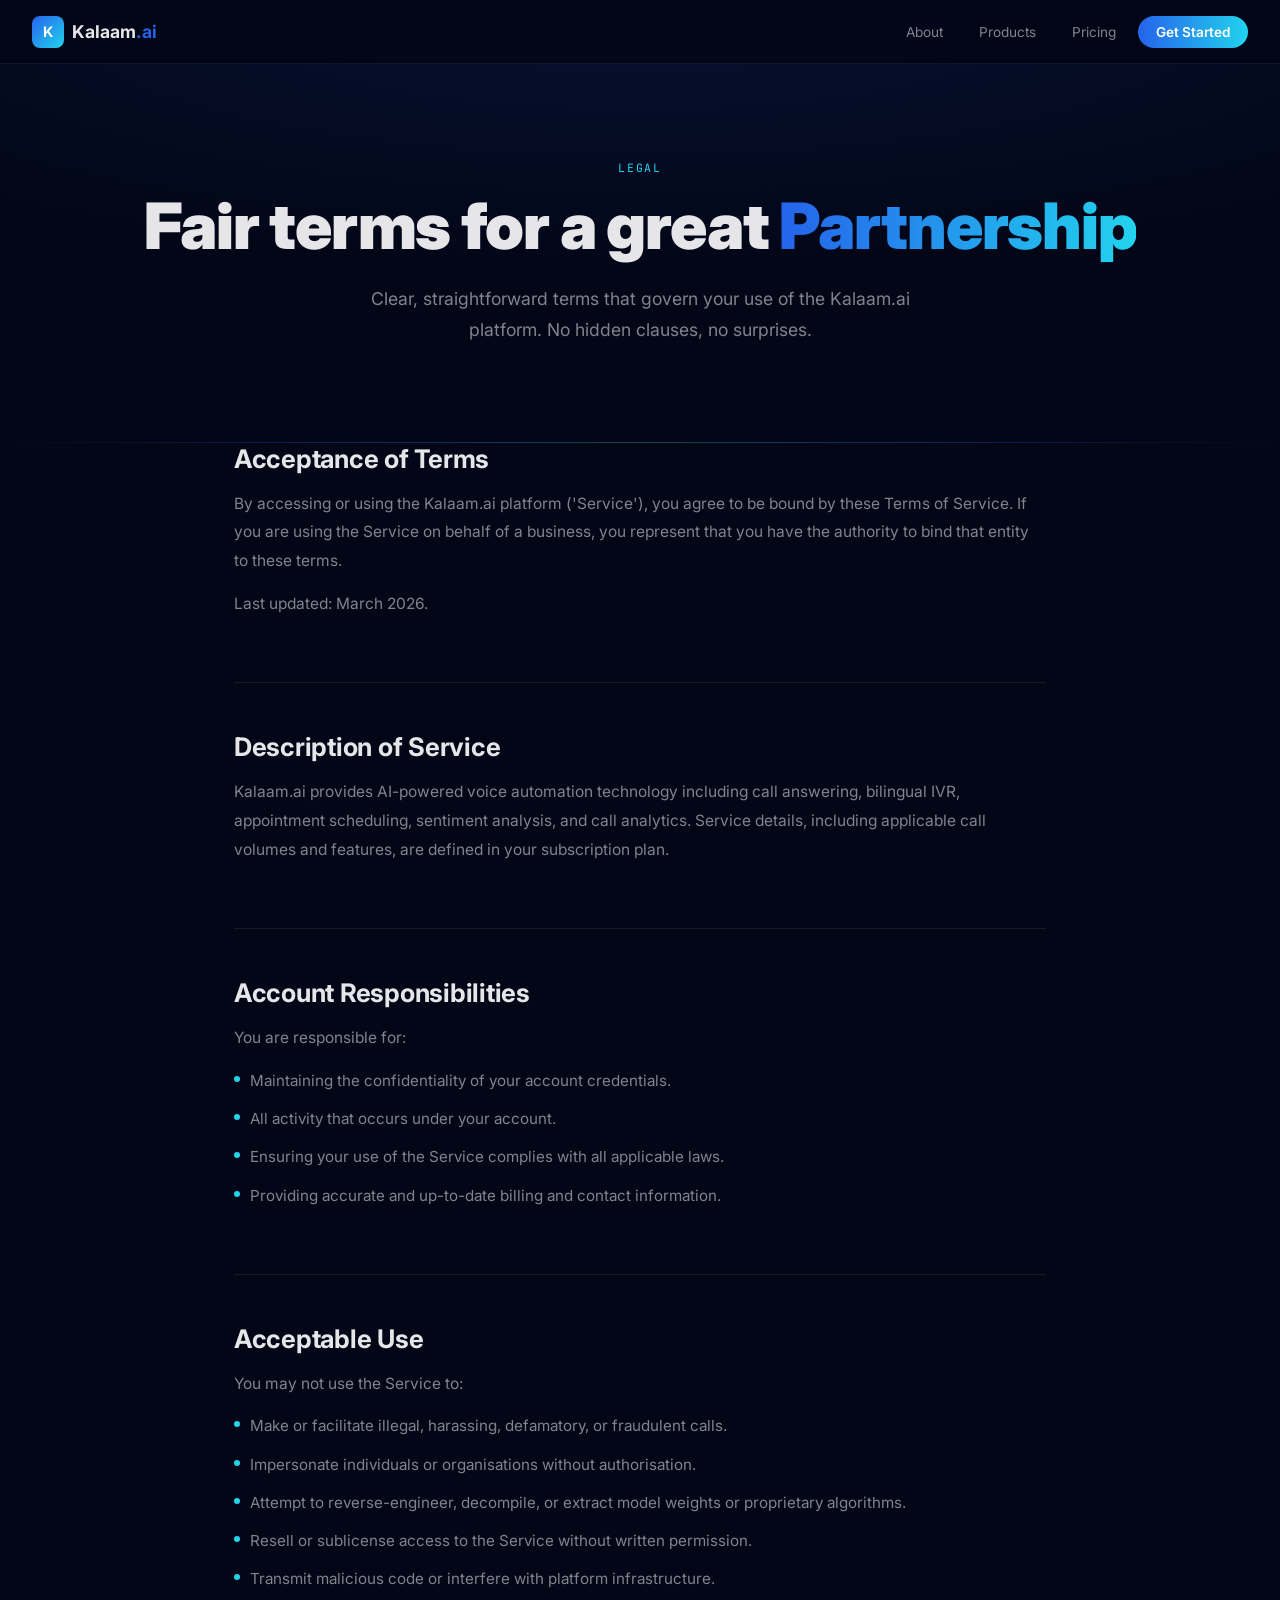
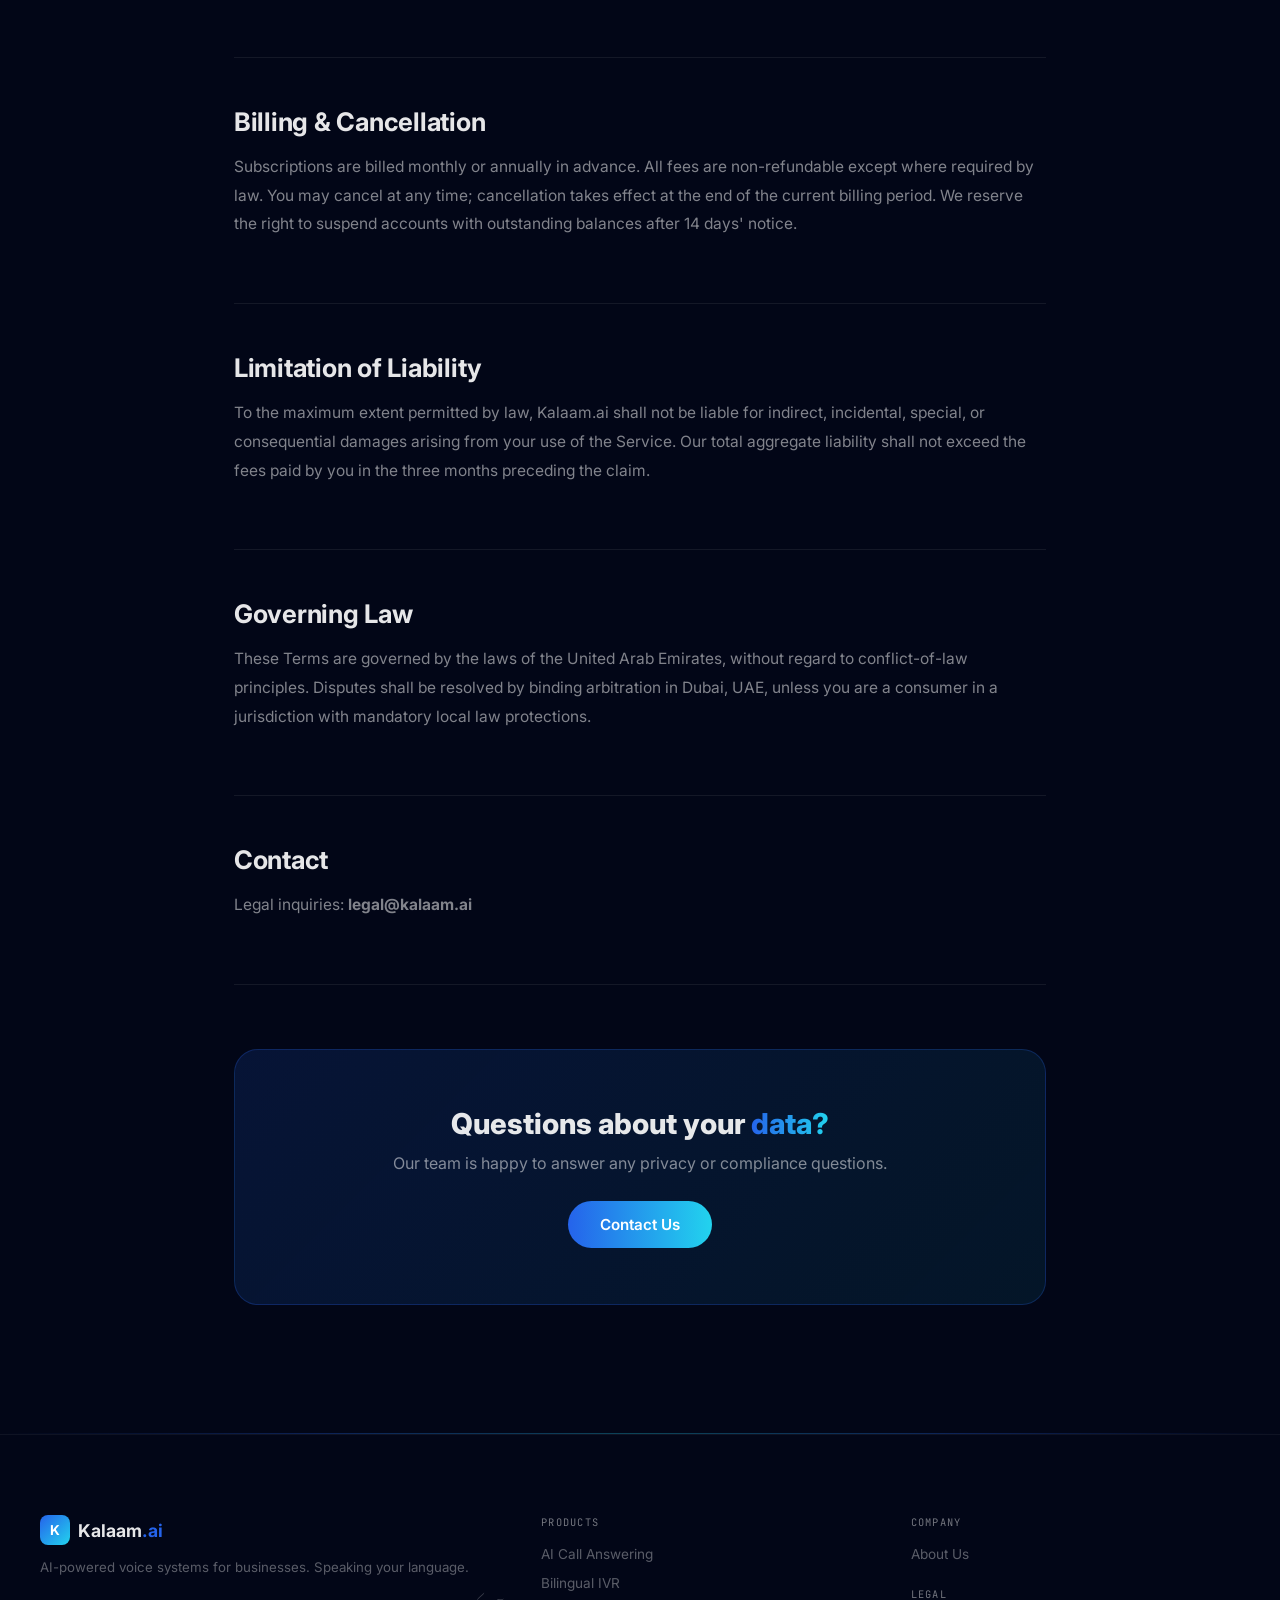
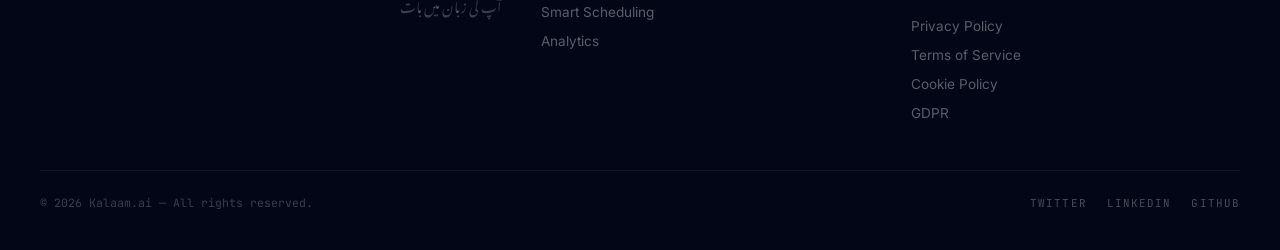
<file: terms-of-service.html>
<!DOCTYPE html>
<html lang="en">
<head>
<meta charset="UTF-8"/>
<meta name="viewport" content="width=device-width,initial-scale=1.0"/>
<title>Terms of Service — Kalaam.ai</title>
<link rel="preconnect" href="https://fonts.googleapis.com"/>
<link rel="preconnect" href="https://fonts.gstatic.com" crossorigin/>
<link href="https://fonts.googleapis.com/css2?family=Inter:wght@300;400;500;600;700;800;900&family=JetBrains+Mono:wght@400;500;600;700&family=Noto+Nastaliq+Urdu:wght@400;500;600;700&display=swap" rel="stylesheet"/>
<link rel="stylesheet" href="shared.css"/>
</head>
<body>
<nav class="topnav">
  <a class="topnav-logo" href="index.html">
    <div class="topnav-k">K</div>
    <span class="topnav-name">Kalaam<span>.ai</span></span>
  </a>
  <div class="topnav-links">
    <a class="topnav-link" href="about.html">About</a>
    <a class="topnav-link" href="ai-call-answering.html">Products</a>
    <a class="topnav-link" href="index.html#pricing">Pricing</a>
    <a class="topnav-cta" href="index.html#contact">Get Started</a>
  </div>
</nav>
<header class="page-hero">
  <div class="page-hero-bg"></div>
  <div class="page-hero-grid"></div>
  <div style="position:relative;z-index:1;">
    <div class="page-hero-label">Legal</div>
    <h1 class="page-hero-h1">Fair terms for a great <span class="grad">Partnership</span></h1>
    <p class="page-hero-sub">Clear, straightforward terms that govern your use of the Kalaam.ai platform. No hidden clauses, no surprises.</p>
  </div>
</header>
<div class="osc"></div>
<div class="page-content"><div class="content-section reveal d1"><h2 class="content-h2">Acceptance of Terms</h2><p class="content-p">By accessing or using the Kalaam.ai platform ('Service'), you agree to be bound by these Terms of Service. If you are using the Service on behalf of a business, you represent that you have the authority to bind that entity to these terms.</p><p class="content-p">Last updated: March 2026.</p></div><div class="divider"></div><div class="content-section reveal d2"><h2 class="content-h2">Description of Service</h2><p class="content-p">Kalaam.ai provides AI-powered voice automation technology including call answering, bilingual IVR, appointment scheduling, sentiment analysis, and call analytics. Service details, including applicable call volumes and features, are defined in your subscription plan.</p></div><div class="divider"></div><div class="content-section reveal d3"><h2 class="content-h2">Account Responsibilities</h2><p class="content-p">You are responsible for:</p><ul class="content-ul"><li>Maintaining the confidentiality of your account credentials.</li><li>All activity that occurs under your account.</li><li>Ensuring your use of the Service complies with all applicable laws.</li><li>Providing accurate and up-to-date billing and contact information.</li></ul></div><div class="divider"></div><div class="content-section reveal d4"><h2 class="content-h2">Acceptable Use</h2><p class="content-p">You may not use the Service to:</p><ul class="content-ul"><li>Make or facilitate illegal, harassing, defamatory, or fraudulent calls.</li><li>Impersonate individuals or organisations without authorisation.</li><li>Attempt to reverse-engineer, decompile, or extract model weights or proprietary algorithms.</li><li>Resell or sublicense access to the Service without written permission.</li><li>Transmit malicious code or interfere with platform infrastructure.</li></ul></div><div class="divider"></div><div class="content-section reveal d1"><h2 class="content-h2">Billing & Cancellation</h2><p class="content-p">Subscriptions are billed monthly or annually in advance. All fees are non-refundable except where required by law. You may cancel at any time; cancellation takes effect at the end of the current billing period. We reserve the right to suspend accounts with outstanding balances after 14 days' notice.</p></div><div class="divider"></div><div class="content-section reveal d2"><h2 class="content-h2">Limitation of Liability</h2><p class="content-p">To the maximum extent permitted by law, Kalaam.ai shall not be liable for indirect, incidental, special, or consequential damages arising from your use of the Service. Our total aggregate liability shall not exceed the fees paid by you in the three months preceding the claim.</p></div><div class="divider"></div><div class="content-section reveal d3"><h2 class="content-h2">Governing Law</h2><p class="content-p">These Terms are governed by the laws of the United Arab Emirates, without regard to conflict-of-law principles. Disputes shall be resolved by binding arbitration in Dubai, UAE, unless you are a consumer in a jurisdiction with mandatory local law protections.</p></div><div class="divider"></div><div class="content-section reveal d4"><h2 class="content-h2">Contact</h2><p class="content-p">Legal inquiries: <strong>legal@kalaam.ai</strong></p></div><div class="divider"></div><div class="cta-banner reveal">
    <h2>Questions about your <span class="grad">data?</span></h2>
    <p>Our team is happy to answer any privacy or compliance questions.</p>
    <a class="btn-grad" href="index.html#contact">Contact Us</a>
  </div></div>
<div class="osc"></div>
<footer class="site-footer">
  <div class="site-footer-inner">
    <div class="site-footer-grid">
      <div>
        <div class="footer-brand-logo">
          <div class="footer-k">K</div>
          <span class="footer-brand-name">Kalaam<span>.ai</span></span>
        </div>
        <p class="footer-brand-desc">AI-powered voice systems for businesses. Speaking your language.</p>
        <p class="urdu" lang="ur" style="color:rgba(255,255,255,.22);font-size:.85rem;">آپ کی زبان میں بات</p>
      </div>
      <div>
        <div class="footer-col-title">Products</div>
        <ul class="footer-links">
          <li><a href="ai-call-answering.html">AI Call Answering</a></li>
          <li><a href="bilingual-ivr.html">Bilingual IVR</a></li>
          <li><a href="smart-scheduling.html">Smart Scheduling</a></li>
          <li><a href="analytics.html">Analytics</a></li>
        </ul>
      </div>
      <div>
        <div class="footer-col-title">Company</div>
        <ul class="footer-links">
          <li><a href="about.html">About Us</a></li>
        </ul>
        <div class="footer-col-title" style="margin-top:24px;">Legal</div>
        <ul class="footer-links">
          <li><a href="privacy-policy.html">Privacy Policy</a></li>
          <li><a href="terms-of-service.html">Terms of Service</a></li>
          <li><a href="cookie-policy.html">Cookie Policy</a></li>
          <li><a href="gdpr.html">GDPR</a></li>
        </ul>
      </div>
    </div>
    <div class="footer-bottom">
      <span class="footer-copy">© 2026 Kalaam.ai — All rights reserved.</span>
      <div class="footer-socials">
        <a href="#">Twitter</a><a href="#">LinkedIn</a><a href="#">GitHub</a>
      </div>
    </div>
  </div>
</footer>
<script>
document.body.classList.add('js-ready');
const reveals=document.querySelectorAll('.reveal');
function showAll(){reveals.forEach(el=>el.classList.add('visible'));}
if('IntersectionObserver' in window){const obs=new IntersectionObserver(e=>e.forEach(x=>{if(x.isIntersecting)x.target.classList.add('visible')}),{threshold:0.05,rootMargin:'0px 0px -20px 0px'});reveals.forEach(el=>obs.observe(el));setTimeout(showAll,1500);}else{showAll();}
</script>
</body>
</html>
</file>
<file: shared.css>
@import url('https://fonts.googleapis.com/css2?family=Inter:wght@300;400;500;600;700;800;900&family=JetBrains+Mono:wght@400;500;600;700&family=Noto+Nastaliq+Urdu:wght@400;500;600;700&display=swap');

*,*::before,*::after{box-sizing:border-box;margin:0;padding:0;}
:root{
  --void:#020617;--signal:#2563EB;--freq:#22D3EE;
  --glass-bg:rgba(255,255,255,0.04);--glass-border:rgba(255,255,255,0.08);
  --t1:rgba(255,255,255,0.9);--t2:rgba(255,255,255,0.5);--t3:rgba(255,255,255,0.35);
}
html{scroll-behavior:smooth;scrollbar-width:thin;scrollbar-color:var(--signal) var(--void);}
body{background:var(--void);color:var(--t1);font-family:'Inter',sans-serif;overflow-x:hidden;}
::-webkit-scrollbar{width:6px;}::-webkit-scrollbar-track{background:var(--void);}
::-webkit-scrollbar-thumb{background:var(--signal);border-radius:3px;}
.mono{font-family:'JetBrains Mono',monospace;}
.urdu{font-family:'Noto Nastaliq Urdu',serif;direction:rtl;}
.grad{background:linear-gradient(90deg,var(--signal),var(--freq));-webkit-background-clip:text;-webkit-text-fill-color:transparent;background-clip:text;}
.glass{background:var(--glass-bg);border:1px solid var(--glass-border);backdrop-filter:blur(20px);-webkit-backdrop-filter:blur(20px);}
.osc{height:1px;background:linear-gradient(90deg,transparent,var(--signal),var(--freq),var(--signal),transparent);opacity:.3;}

/* Animations */
@keyframes fadeUp{from{opacity:0;transform:translateY(28px);}to{opacity:1;transform:translateY(0);}}
@keyframes fadeIn{from{opacity:0;}to{opacity:1;}}
@keyframes pulse{0%,100%{opacity:1;}50%{opacity:.4;}}
.animate-pulse{animation:pulse 2s ease-in-out infinite;}
.reveal{opacity:0;transform:translateY(24px);transition:opacity .6s ease,transform .6s ease;}
.reveal.from-left{transform:translateX(-24px);}
.reveal.from-right{transform:translateX(24px);}
.reveal.visible{opacity:1!important;transform:none!important;}
.reveal.d1{transition-delay:.1s;}.reveal.d2{transition-delay:.2s;}
.reveal.d3{transition-delay:.3s;}.reveal.d4{transition-delay:.4s;}

/* ── TOP NAV ── */
.topnav{position:fixed;top:0;left:0;right:0;z-index:100;padding:0 32px;height:64px;display:flex;align-items:center;justify-content:space-between;background:rgba(2,6,23,.9);border-bottom:1px solid rgba(255,255,255,.06);backdrop-filter:blur(20px);animation:fadeIn .4s both;}
.topnav-logo{display:flex;align-items:center;gap:8px;text-decoration:none;}
.topnav-k{width:32px;height:32px;border-radius:8px;background:linear-gradient(135deg,var(--signal),var(--freq));display:flex;align-items:center;justify-content:center;font-weight:700;font-size:.9rem;color:white;flex-shrink:0;}
.topnav-name{font-size:1.1rem;font-weight:700;color:var(--t1);}
.topnav-name span{color:var(--signal);}
.topnav-links{display:flex;align-items:center;gap:8px;}
.topnav-link{padding:8px 14px;border-radius:8px;font-size:.85rem;color:var(--t2);text-decoration:none;transition:color .2s,background .2s;}
.topnav-link:hover{color:var(--t1);background:rgba(255,255,255,.05);}
.topnav-cta{padding:8px 18px;border-radius:999px;background:linear-gradient(90deg,var(--signal),var(--freq));color:white;font-size:.85rem;font-weight:600;text-decoration:none;transition:box-shadow .3s;}
.topnav-cta:hover{box-shadow:0 4px 20px rgba(37,99,235,.4);}
@media(max-width:700px){.topnav-links .topnav-link{display:none;}}

/* ── PAGE HERO ── */
.page-hero{padding:160px 24px 96px;position:relative;overflow:hidden;text-align:center;}
.page-hero-bg{position:absolute;inset:0;background:radial-gradient(ellipse 80% 60% at 50% 0%,rgba(37,99,235,.12),transparent);}
.page-hero-grid{position:absolute;inset:0;opacity:.03;background-image:linear-gradient(rgba(255,255,255,.1) 1px,transparent 1px),linear-gradient(90deg,rgba(255,255,255,.1) 1px,transparent 1px);background-size:60px 60px;}
.page-hero-label{font-family:'JetBrains Mono',monospace;font-size:.72rem;color:var(--freq);letter-spacing:.15em;text-transform:uppercase;animation:fadeUp .7s both;}
.page-hero-h1{font-size:clamp(2.2rem,6vw,4rem);font-weight:900;letter-spacing:-.02em;margin:12px 0 20px;animation:fadeUp .7s .1s both;}
.page-hero-sub{font-size:1.1rem;color:var(--t2);max-width:600px;margin:0 auto;line-height:1.75;animation:fadeUp .7s .2s both;}

/* ── CONTENT BLOCKS ── */
.page-content{max-width:860px;margin:0 auto;padding:0 24px 128px;}
.content-section{margin-bottom:64px;}
.content-h2{font-size:1.6rem;font-weight:700;margin-bottom:16px;letter-spacing:-.01em;}
.content-h3{font-size:1.15rem;font-weight:600;color:var(--t1);margin:28px 0 10px;}
.content-p{color:var(--t2);line-height:1.85;margin-bottom:14px;font-size:.97rem;}
.content-ul{color:var(--t2);line-height:1.85;padding-left:0;list-style:none;display:flex;flex-direction:column;gap:10px;}
.content-ul li{display:flex;align-items:flex-start;gap:10px;font-size:.95rem;}
.content-ul li::before{content:'';width:6px;height:6px;border-radius:50%;background:var(--freq);flex-shrink:0;margin-top:9px;}
.content-badge{display:inline-block;padding:4px 12px;border-radius:999px;background:rgba(37,99,235,.15);border:1px solid rgba(37,99,235,.3);font-size:.75rem;font-family:'JetBrains Mono',monospace;color:var(--freq);text-transform:uppercase;letter-spacing:.1em;margin-bottom:24px;}
.divider{height:1px;background:rgba(255,255,255,.07);margin:48px 0;}

/* ── PRODUCT FEATURE CARDS ── */
.feature-grid{display:grid;grid-template-columns:repeat(2,1fr);gap:20px;margin:32px 0;}
@media(max-width:600px){.feature-grid{grid-template-columns:1fr;}}
.feature-card{border-radius:16px;padding:24px;}
.feature-card-icon{width:40px;height:40px;border-radius:10px;background:linear-gradient(135deg,var(--signal),var(--freq));display:flex;align-items:center;justify-content:center;margin-bottom:14px;}
.feature-card-icon svg{width:20px;height:20px;color:white;}
.feature-card h4{font-size:1rem;font-weight:600;color:var(--t1);margin-bottom:6px;}
.feature-card p{font-size:.875rem;color:var(--t2);line-height:1.65;}

/* ── STATS ROW ── */
.stats-row{display:grid;grid-template-columns:repeat(3,1fr);gap:20px;margin:40px 0;}
@media(max-width:600px){.stats-row{grid-template-columns:1fr 1fr;}}
.stat-card{border-radius:16px;padding:24px;text-align:center;}
.stat-num{font-size:2.5rem;font-weight:900;background:linear-gradient(90deg,var(--signal),var(--freq));-webkit-background-clip:text;-webkit-text-fill-color:transparent;background-clip:text;}
.stat-label{font-size:.8rem;color:var(--t2);margin-top:4px;font-family:'JetBrains Mono',monospace;text-transform:uppercase;letter-spacing:.08em;}

/* ── CTA BANNER ── */
.cta-banner{border-radius:24px;padding:56px 40px;text-align:center;background:linear-gradient(135deg,rgba(37,99,235,.15),rgba(34,211,238,.08));border:1px solid rgba(37,99,235,.25);margin:64px 0 0;}
.cta-banner h2{font-size:1.8rem;font-weight:800;margin-bottom:12px;}
.cta-banner p{color:var(--t2);margin-bottom:28px;font-size:1rem;}
.btn-grad{display:inline-flex;align-items:center;gap:8px;padding:14px 32px;border-radius:999px;background:linear-gradient(90deg,var(--signal),var(--freq));color:white;font-weight:600;font-size:.95rem;text-decoration:none;border:none;cursor:pointer;transition:box-shadow .3s;}
.btn-grad:hover{box-shadow:0 8px 28px rgba(37,99,235,.4);}
.btn-outline{display:inline-flex;align-items:center;gap:8px;padding:14px 32px;border-radius:999px;border:1px solid rgba(255,255,255,.15);color:var(--t2);font-size:.95rem;text-decoration:none;transition:border-color .3s,color .3s;}
.btn-outline:hover{border-color:var(--signal);color:white;}

/* ── SHARED FOOTER ── */
.site-footer{position:relative;padding:80px 24px 40px;overflow:hidden;border-top:1px solid rgba(255,255,255,.05);}
.site-footer-inner{max-width:1200px;margin:0 auto;}
.site-footer-grid{display:grid;grid-template-columns:1.4fr 1fr 1fr;gap:40px;margin-bottom:48px;}
@media(max-width:700px){.site-footer-grid{grid-template-columns:1fr 1fr;}}
.footer-brand-logo{display:flex;align-items:center;gap:8px;margin-bottom:12px;}
.footer-k{width:30px;height:30px;border-radius:8px;background:linear-gradient(135deg,var(--signal),var(--freq));display:flex;align-items:center;justify-content:center;font-weight:700;font-size:.85rem;color:white;}
.footer-brand-name{font-size:1.1rem;font-weight:700;color:var(--t1);}
.footer-brand-name span{color:var(--signal);}
.footer-brand-desc{font-size:.83rem;color:var(--t3);line-height:1.65;margin-bottom:8px;}
.footer-col-title{font-size:.65rem;font-family:'JetBrains Mono',monospace;text-transform:uppercase;letter-spacing:.12em;color:rgba(255,255,255,.45);margin-bottom:14px;}
.footer-links{list-style:none;display:flex;flex-direction:column;gap:9px;}
.footer-links a{font-size:.85rem;color:var(--t3);text-decoration:none;transition:color .2s;}
.footer-links a:hover{color:var(--freq);}
.footer-bottom{border-top:1px solid rgba(255,255,255,.06);padding-top:24px;display:flex;justify-content:space-between;align-items:center;flex-wrap:wrap;gap:12px;}
.footer-copy{font-size:.72rem;font-family:'JetBrains Mono',monospace;color:rgba(255,255,255,.22);}
.footer-socials{display:flex;gap:20px;}
.footer-socials a{font-size:.68rem;font-family:'JetBrains Mono',monospace;text-transform:uppercase;letter-spacing:.1em;color:rgba(255,255,255,.28);text-decoration:none;transition:color .2s;}
.footer-socials a:hover{color:var(--freq);}

/* ── TEAM CARDS ── */
.team-grid{display:grid;grid-template-columns:repeat(3,1fr);gap:24px;margin:40px 0;}
@media(max-width:700px){.team-grid{grid-template-columns:repeat(2,1fr);}}
@media(max-width:420px){.team-grid{grid-template-columns:1fr;}}
.team-card{border-radius:16px;padding:28px;text-align:center;}
.team-avatar{width:64px;height:64px;border-radius:50%;background:linear-gradient(135deg,var(--signal),var(--freq));display:flex;align-items:center;justify-content:center;margin:0 auto 14px;font-size:1.4rem;font-weight:800;color:white;}
.team-name{font-size:1rem;font-weight:600;color:var(--t1);margin-bottom:4px;}
.team-role{font-size:.8rem;color:var(--freq);font-family:'JetBrains Mono',monospace;text-transform:uppercase;letter-spacing:.08em;}
.team-bio{font-size:.83rem;color:var(--t2);margin-top:8px;line-height:1.6;}

/* ── VALUE CARDS ── */
.values-grid{display:grid;grid-template-columns:repeat(2,1fr);gap:20px;margin:32px 0;}
@media(max-width:600px){.values-grid{grid-template-columns:1fr;}}
.value-card{border-radius:16px;padding:28px;}
.value-num{font-size:.7rem;font-family:'JetBrains Mono',monospace;color:var(--freq);letter-spacing:.1em;text-transform:uppercase;margin-bottom:8px;}
.value-title{font-size:1.05rem;font-weight:700;color:var(--t1);margin-bottom:8px;}
.value-desc{font-size:.875rem;color:var(--t2);line-height:1.65;}

/* Responsive */
@media(max-width:900px){.page-hero{padding:130px 24px 72px;}}
</file>
